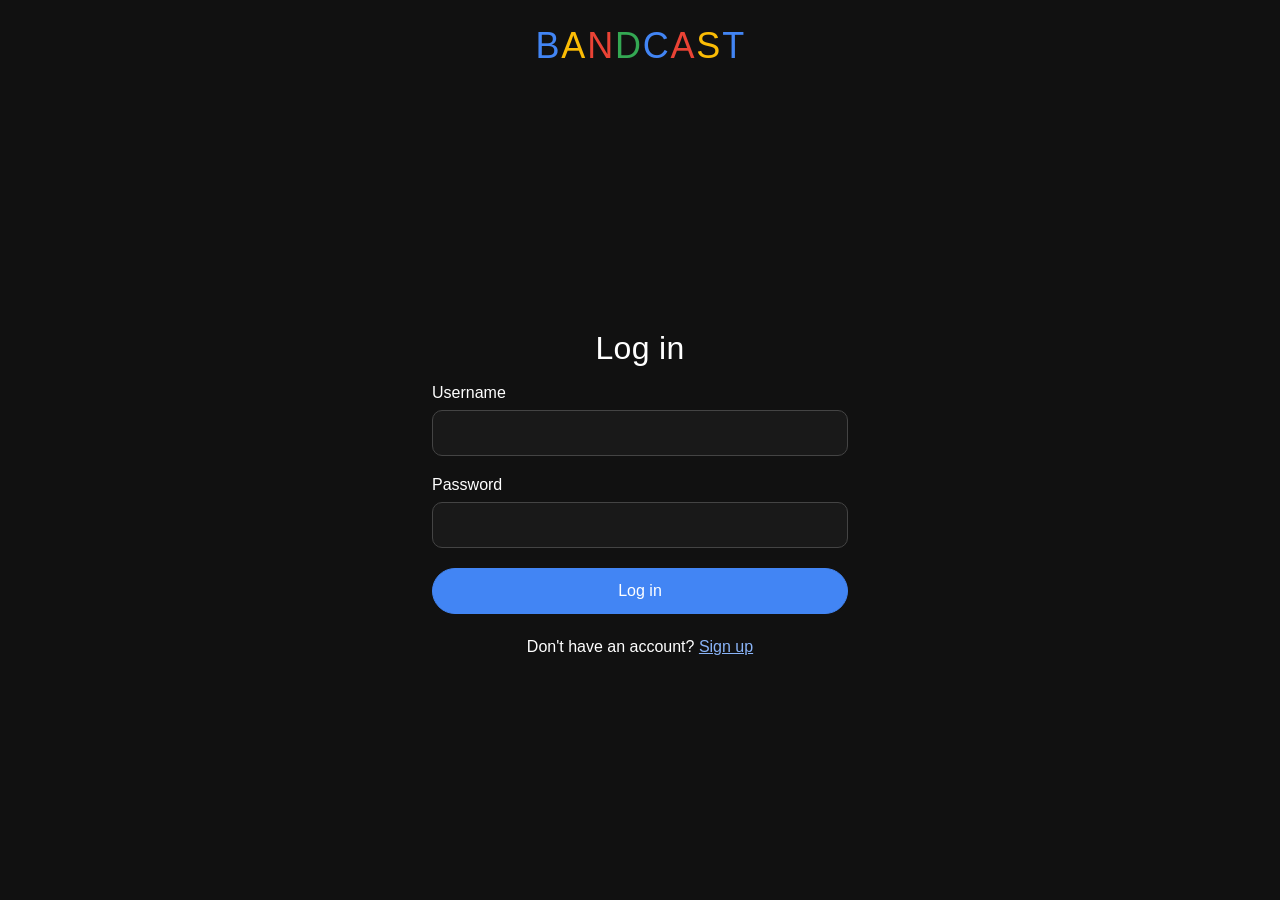
<file: login.html>
<!doctype html>
<html lang="en">
  <head>
    <meta charset="utf-8" />
    <meta name="viewport" content="width=device-width, initial-scale=1" />
    <title>Log in | Bandcast</title>
    <link rel="stylesheet" href="css/style.css" />
    <script src="scripts/mobile-preview.js"></script>
    <script src="scripts/auth.js" defer></script>
  </head>
  <body class="auth-page">
    <header>
      <a class="brand-link" href="index.html" aria-label="Bandcast home">
        <h1 aria-label="Bandcast">
          <span class="brand-blue" aria-hidden="true">B</span>
          <span class="brand-yellow" aria-hidden="true">A</span>
          <span class="brand-red" aria-hidden="true">N</span>
          <span class="brand-green" aria-hidden="true">D</span>
          <span class="brand-blue" aria-hidden="true">C</span>
          <span class="brand-red" aria-hidden="true">A</span>
          <span class="brand-yellow" aria-hidden="true">S</span>
          <span class="brand-blue" aria-hidden="true">T</span>
        </h1>
      </a>
    </header>
    <main class="auth-main">
      <form class="auth-form" data-auth-form="login">
        <h1>Log in</h1>
        <label>
          Username
          <input type="text" name="username" autocomplete="username" required />
        </label>
        <label>
          Password
          <input
            type="password"
            name="password"
            autocomplete="current-password"
            required
          />
        </label>
        <button type="submit">Log in</button>
        <p class="auth-switch">
          Don't have an account? <a href="signup.html">Sign up</a>
        </p>
      </form>
    </main>
  </body>
</html>
</file>
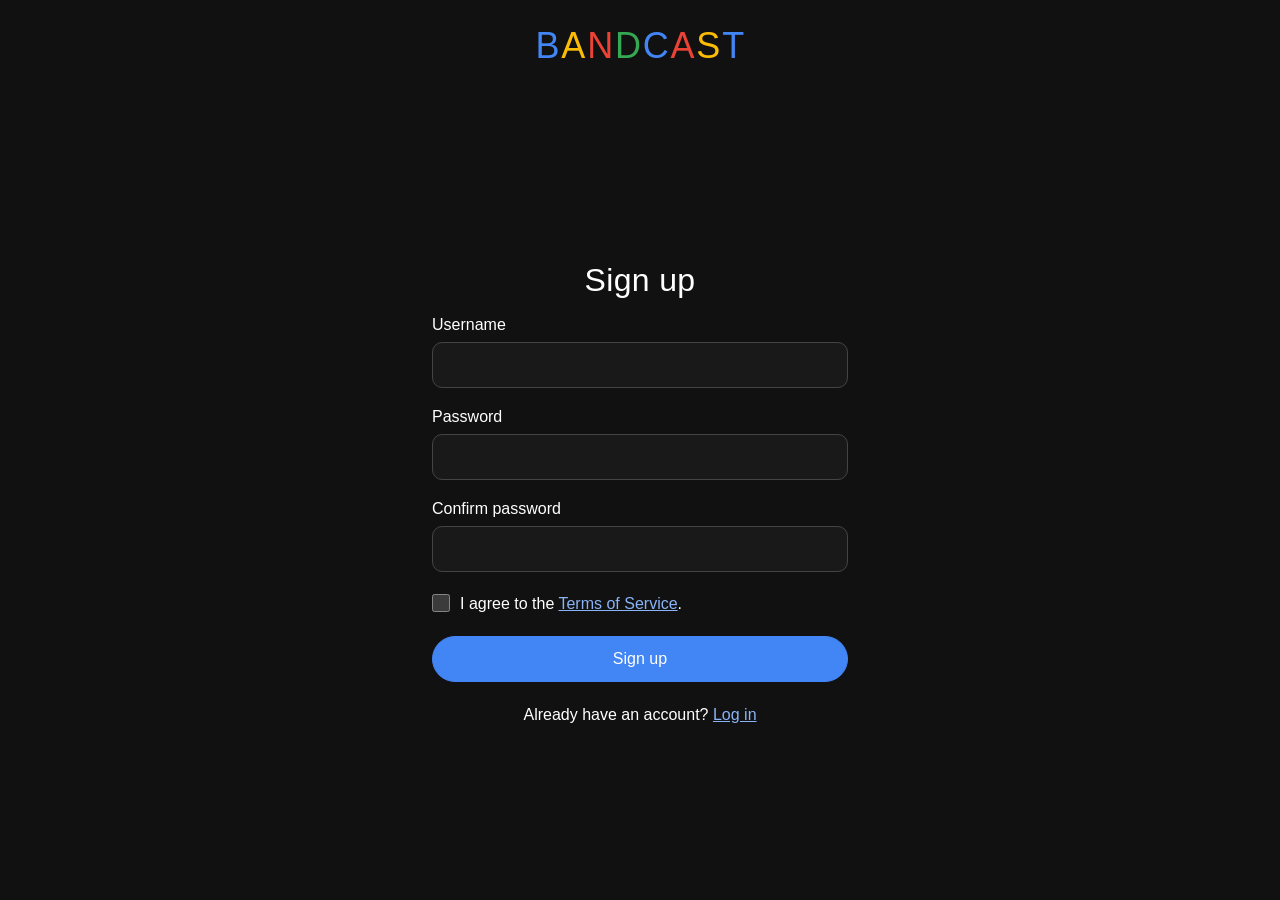
<file: signup.html>
<!doctype html>
<html lang="en">
  <head>
    <meta charset="utf-8" />
    <meta name="viewport" content="width=device-width, initial-scale=1" />
    <title>Sign up | Bandcast</title>
    <link rel="stylesheet" href="css/style.css" />
    <script src="scripts/mobile-preview.js"></script>
    <script src="scripts/auth.js" defer></script>
  </head>
  <body class="auth-page">
    <header>
      <a class="brand-link" href="index.html" aria-label="Bandcast home">
        <h1 aria-label="Bandcast">
          <span class="brand-blue" aria-hidden="true">B</span>
          <span class="brand-yellow" aria-hidden="true">A</span>
          <span class="brand-red" aria-hidden="true">N</span>
          <span class="brand-green" aria-hidden="true">D</span>
          <span class="brand-blue" aria-hidden="true">C</span>
          <span class="brand-red" aria-hidden="true">A</span>
          <span class="brand-yellow" aria-hidden="true">S</span>
          <span class="brand-blue" aria-hidden="true">T</span>
        </h1>
      </a>
    </header>
    <main class="auth-main">
      <form class="auth-form" data-auth-form="signup">
        <h1>Sign up</h1>
        <label>
          Username
          <input type="text" name="username" autocomplete="username" required />
        </label>
        <label>
          Password
          <input
            type="password"
            name="password"
            autocomplete="new-password"
            required
          />
        </label>
        <label>
          Confirm password
          <input
            type="password"
            name="confirm-password"
            autocomplete="new-password"
            required
          />
        </label>
        <label class="terms-consent">
          <input type="checkbox" name="terms" required />
          <span>I agree to the <a href="terms.html">Terms of Service</a>.</span>
        </label>
        <button type="submit">Sign up</button>
        <p class="auth-switch">
          Already have an account? <a href="login.html">Log in</a>
        </p>
      </form>
    </main>
  </body>
</html>
</file>
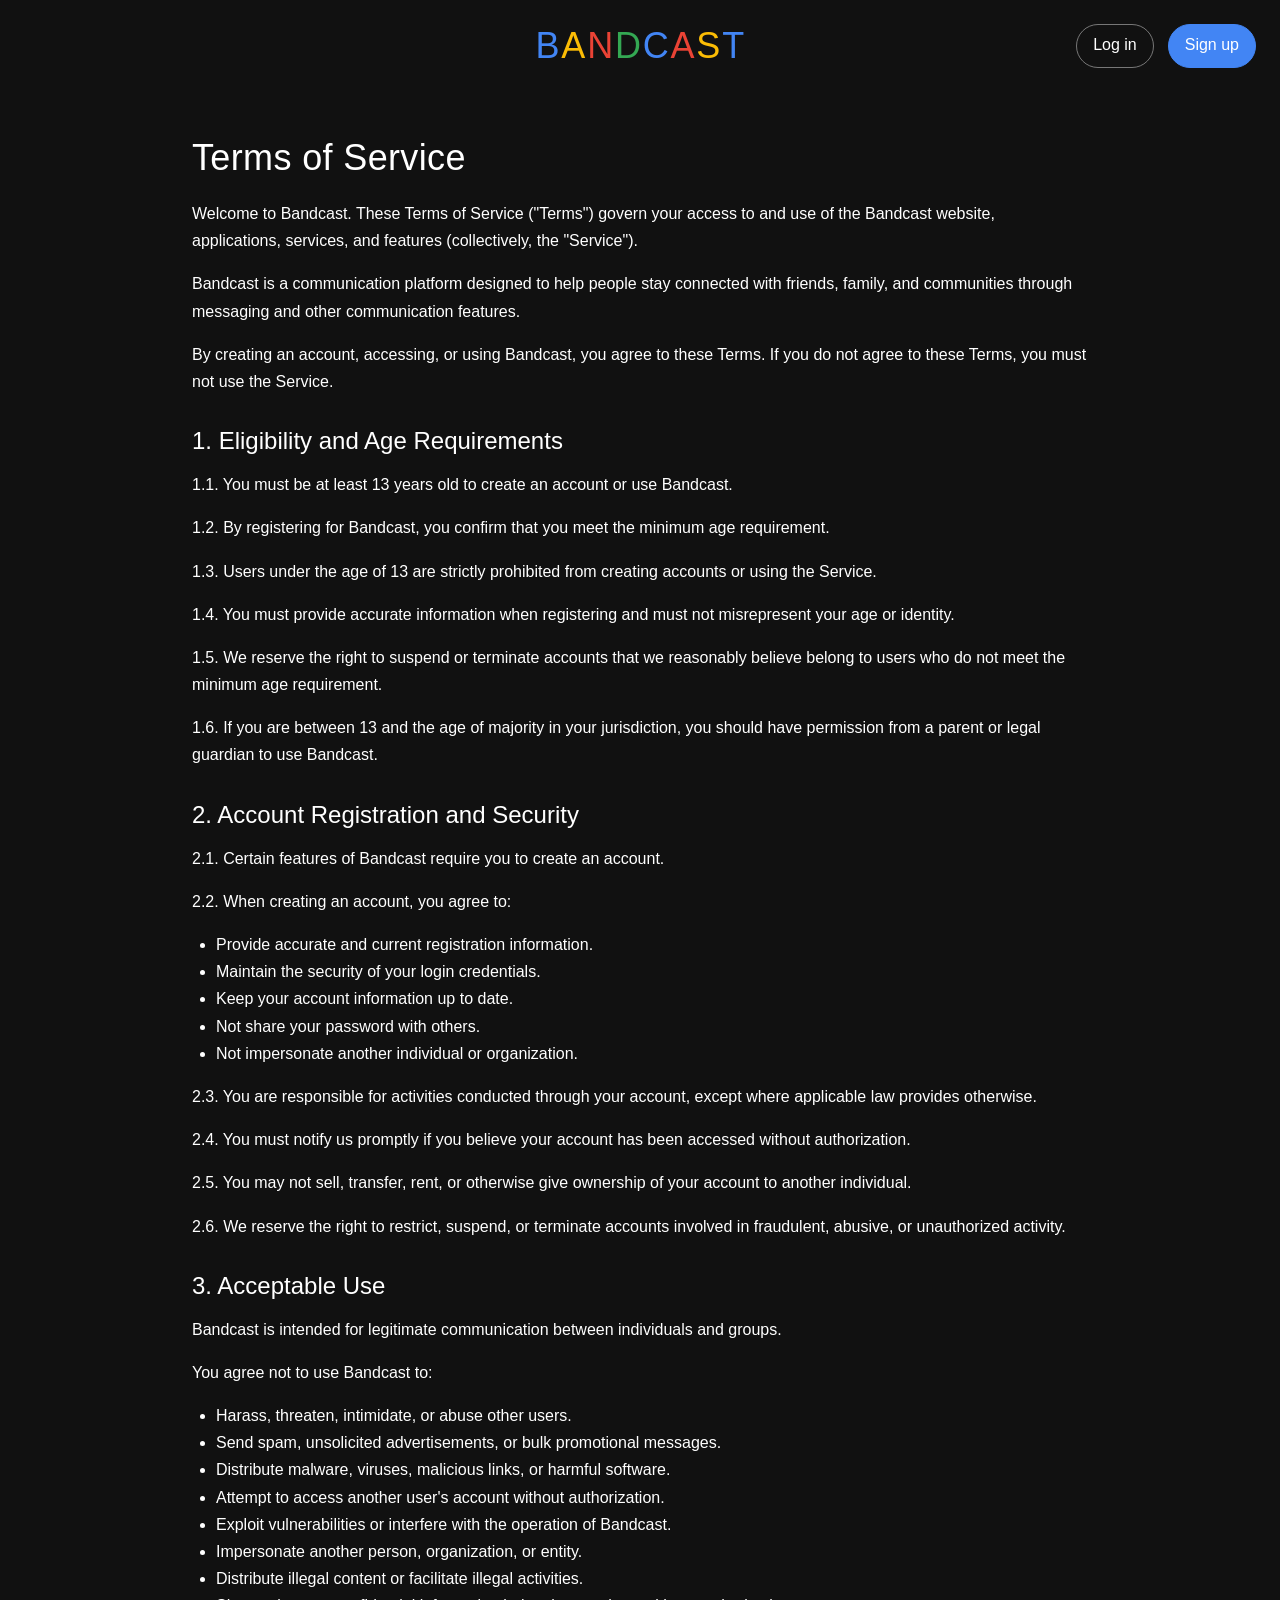
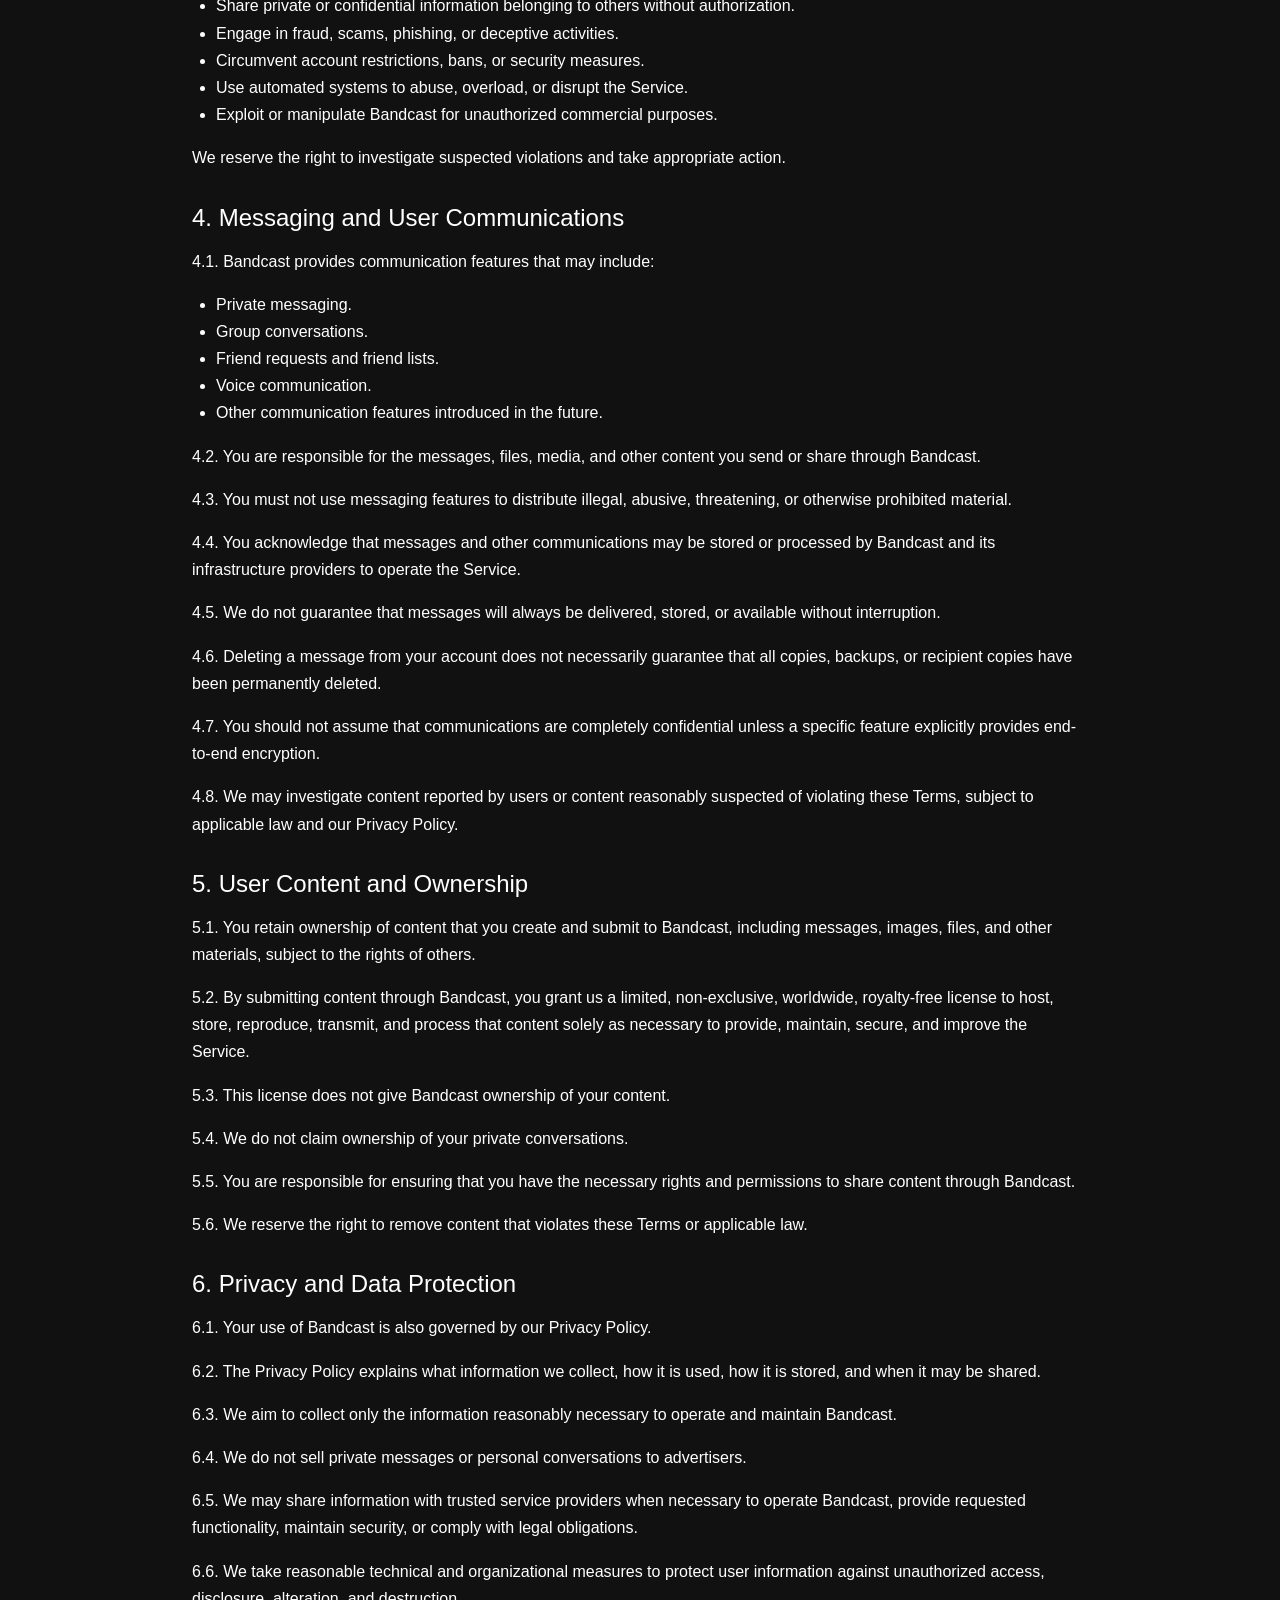
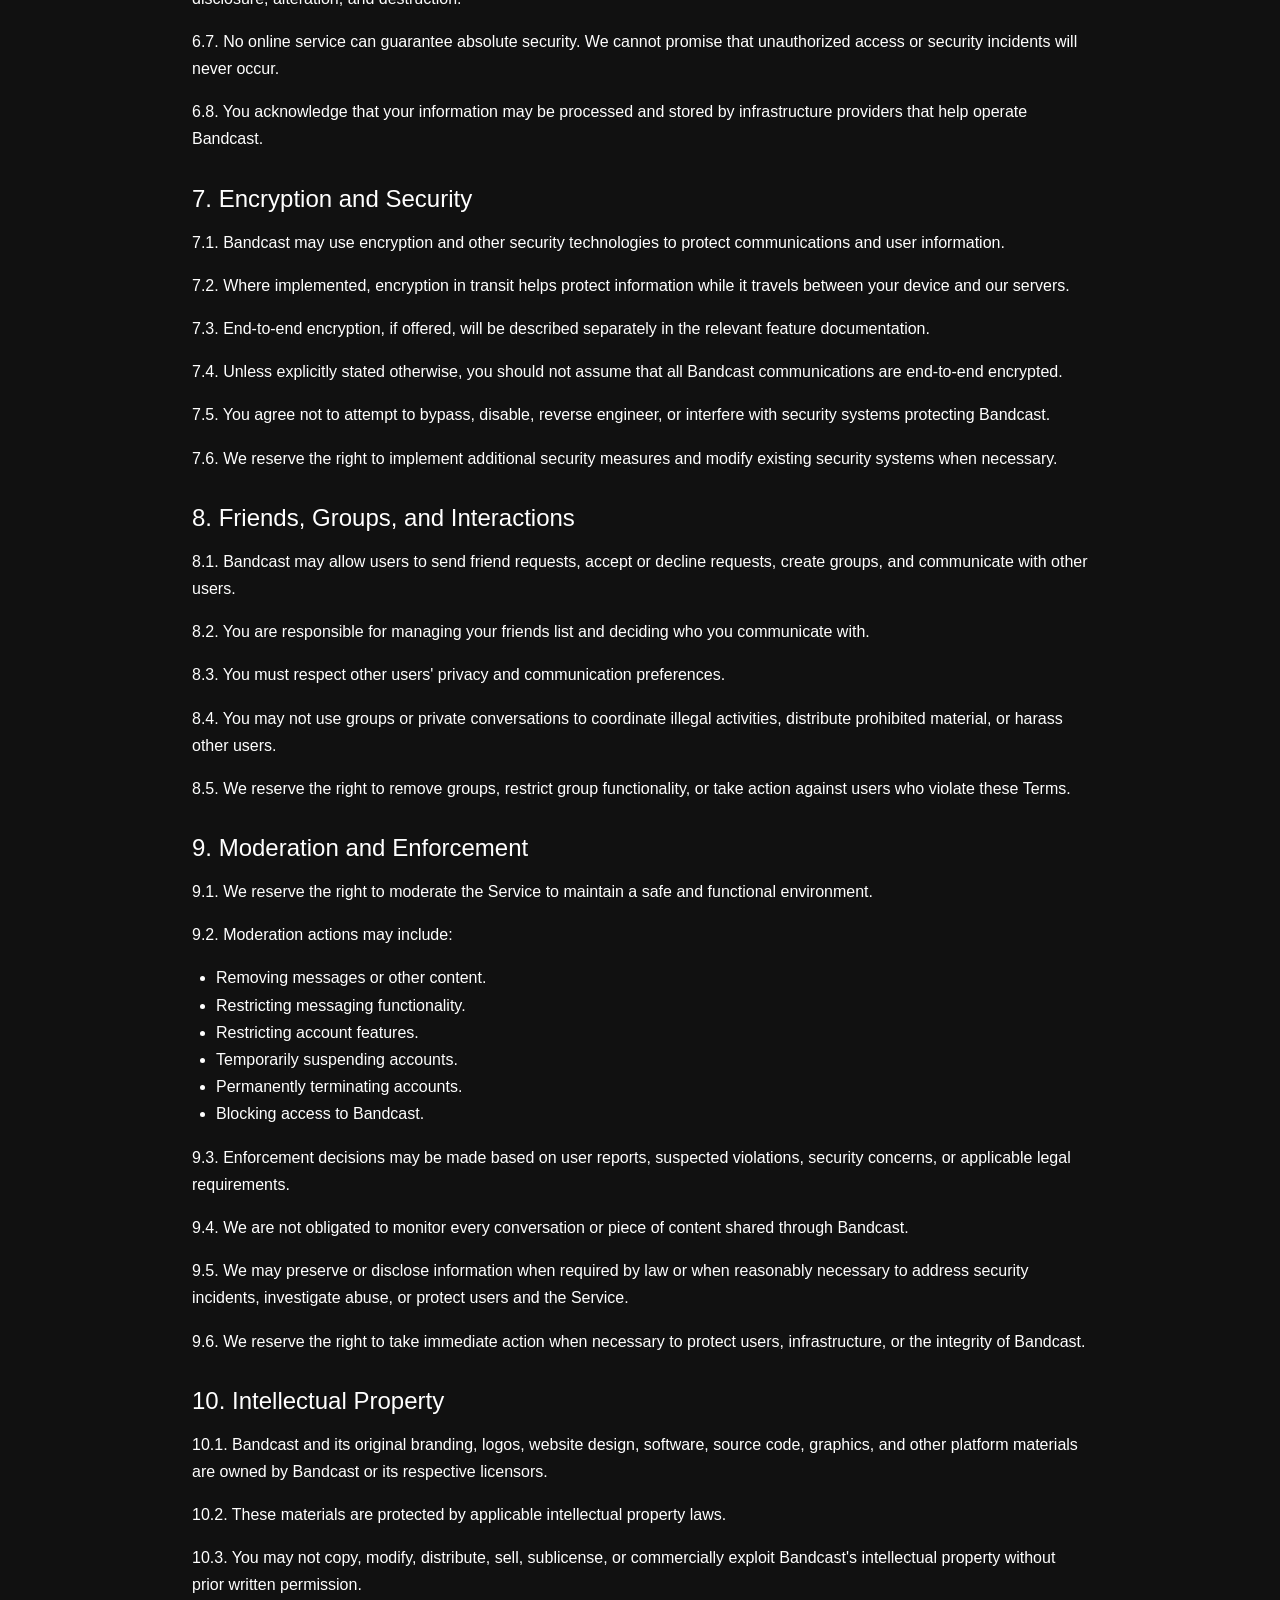
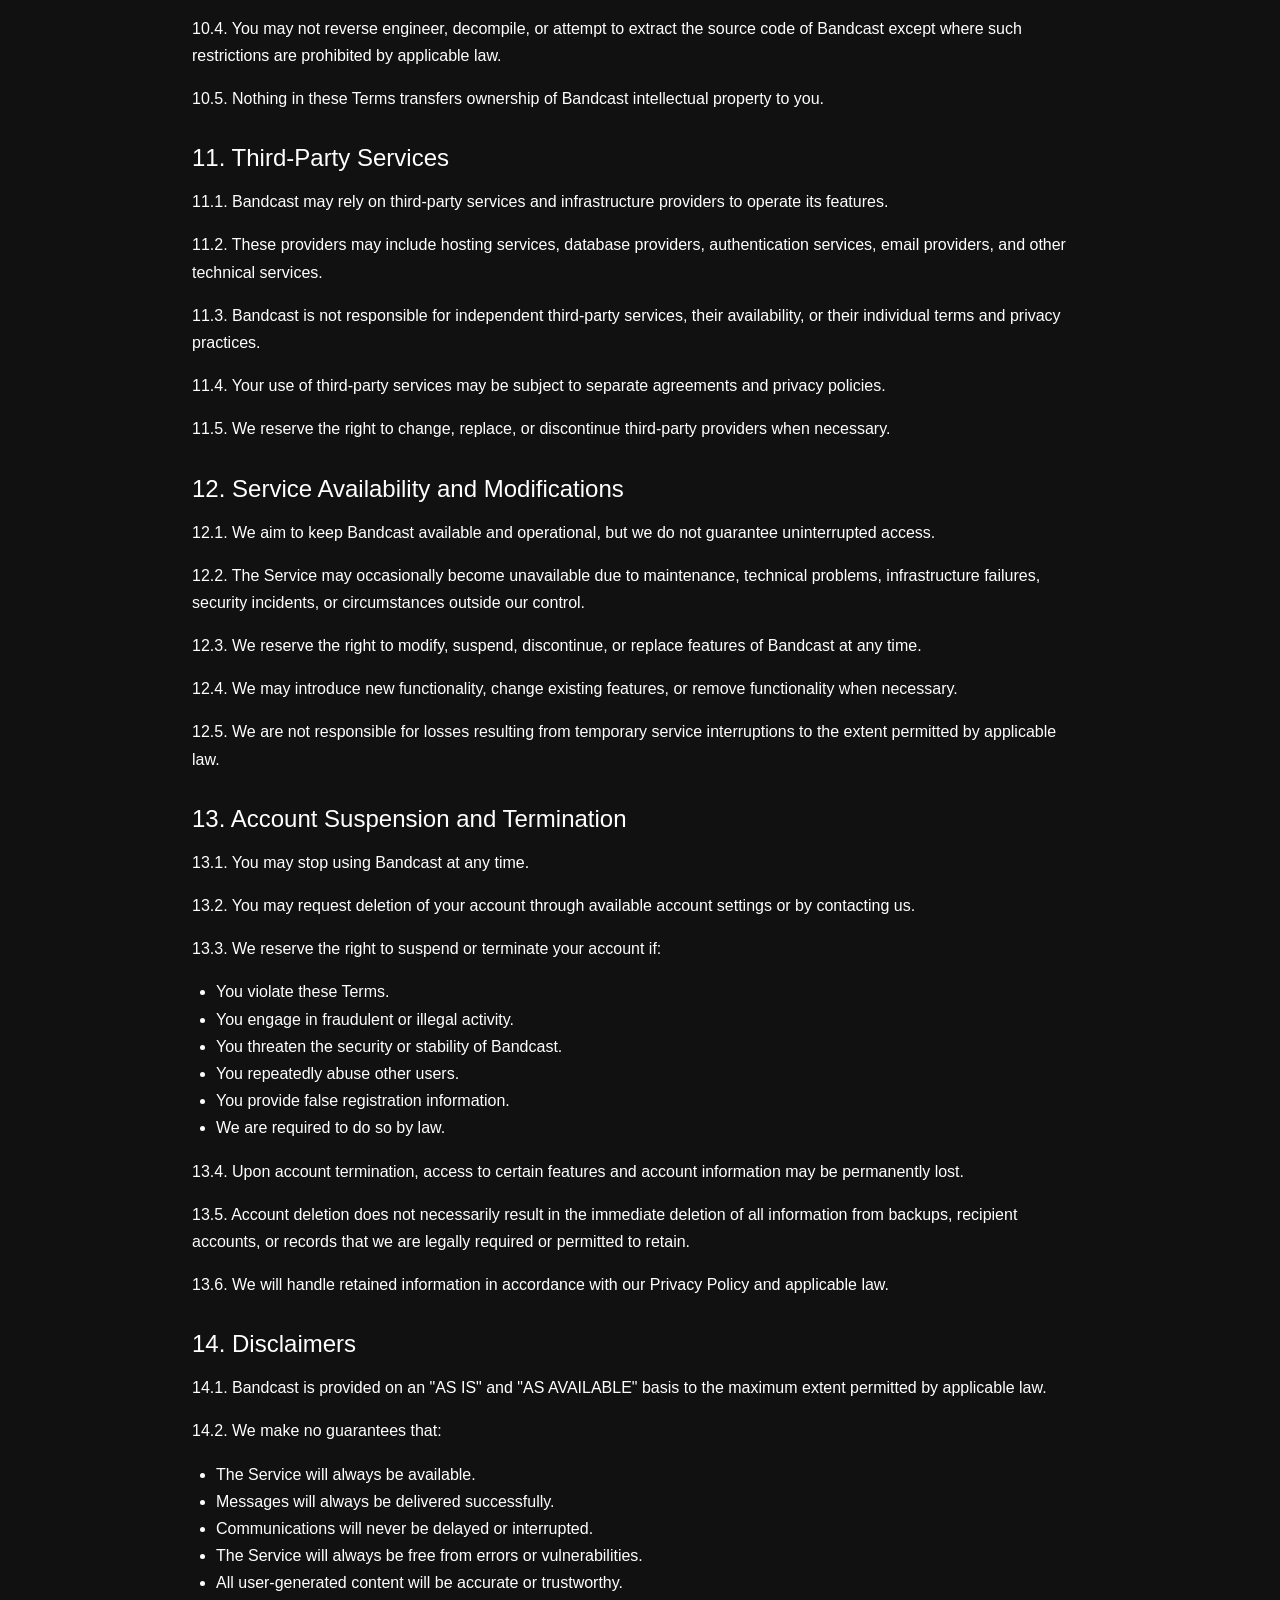
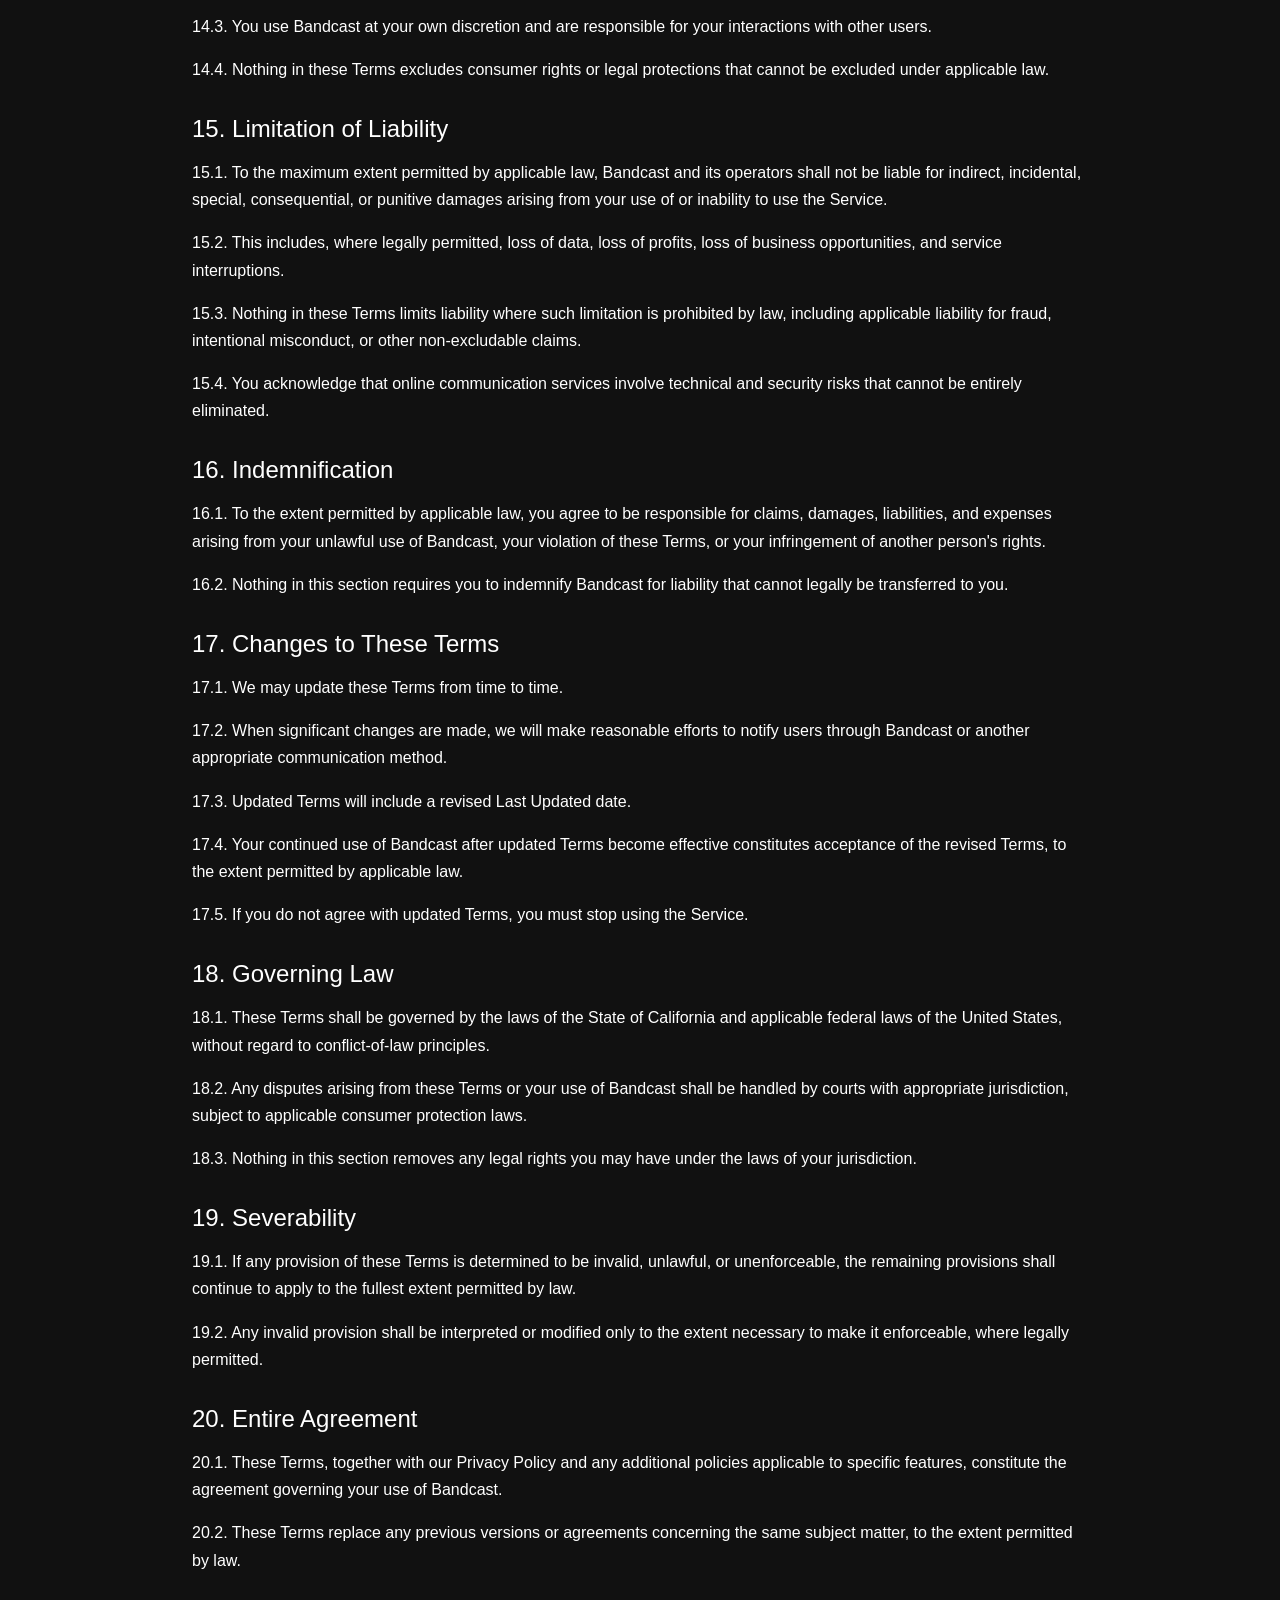
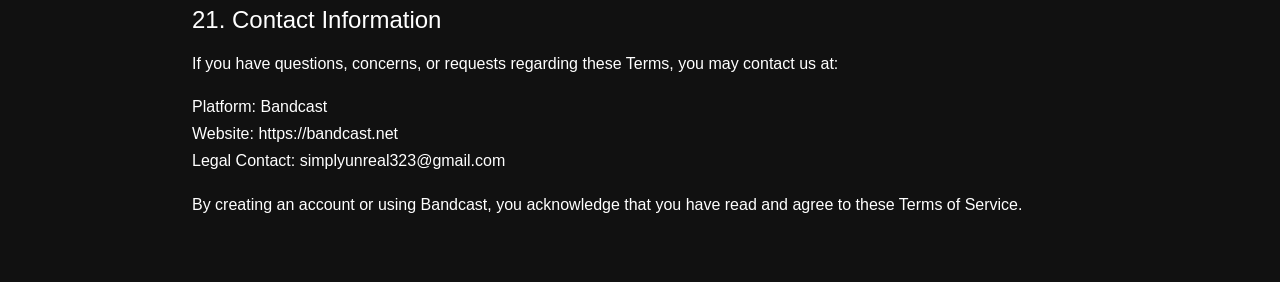
<file: terms.html>
<!doctype html>
<html lang="en">
  <head>
    <meta charset="utf-8" />
    <meta name="viewport" content="width=device-width, initial-scale=1" />
    <title>Terms of Service | Bandcast</title>
    <link rel="stylesheet" href="css/style.css" />
    <script src="scripts/mobile-preview.js"></script>
  </head>
  <body>
    <header>
      <a class="brand-link" href="index.html" aria-label="Bandcast home">
        <h1 aria-label="Bandcast">
          <span class="brand-blue" aria-hidden="true">B</span>
          <span class="brand-yellow" aria-hidden="true">A</span>
          <span class="brand-red" aria-hidden="true">N</span>
          <span class="brand-green" aria-hidden="true">D</span>
          <span class="brand-blue" aria-hidden="true">C</span>
          <span class="brand-red" aria-hidden="true">A</span>
          <span class="brand-yellow" aria-hidden="true">S</span>
          <span class="brand-blue" aria-hidden="true">T</span>
        </h1>
      </a>
      <nav class="terms-account-nav" aria-label="Account">
        <a href="login.html">Log in</a>
        <a class="signup-button" href="signup.html">Sign up</a>
      </nav>
    </header>
    <main class="terms-main">
      <article class="terms-content">
        <h1>Terms of Service</h1>
        <p>
          Welcome to Bandcast. These Terms of Service ("Terms") govern your
          access to and use of the Bandcast website, applications, services,
          and features (collectively, the "Service").
        </p>
        <p>
          Bandcast is a communication platform designed to help people stay
          connected with friends, family, and communities through messaging
          and other communication features.
        </p>
        <p>
          By creating an account, accessing, or using Bandcast, you agree to
          these Terms. If you do not agree to these Terms, you must not use the
          Service.
        </p>

        <section>
          <h2>1. Eligibility and Age Requirements</h2>
          <p>1.1. You must be at least 13 years old to create an account or use Bandcast.</p>
          <p>1.2. By registering for Bandcast, you confirm that you meet the minimum age requirement.</p>
          <p>1.3. Users under the age of 13 are strictly prohibited from creating accounts or using the Service.</p>
          <p>1.4. You must provide accurate information when registering and must not misrepresent your age or identity.</p>
          <p>1.5. We reserve the right to suspend or terminate accounts that we reasonably believe belong to users who do not meet the minimum age requirement.</p>
          <p>1.6. If you are between 13 and the age of majority in your jurisdiction, you should have permission from a parent or legal guardian to use Bandcast.</p>
        </section>

        <section>
          <h2>2. Account Registration and Security</h2>
          <p>2.1. Certain features of Bandcast require you to create an account.</p>
          <p>2.2. When creating an account, you agree to:</p>
          <ul>
            <li>Provide accurate and current registration information.</li>
            <li>Maintain the security of your login credentials.</li>
            <li>Keep your account information up to date.</li>
            <li>Not share your password with others.</li>
            <li>Not impersonate another individual or organization.</li>
          </ul>
          <p>2.3. You are responsible for activities conducted through your account, except where applicable law provides otherwise.</p>
          <p>2.4. You must notify us promptly if you believe your account has been accessed without authorization.</p>
          <p>2.5. You may not sell, transfer, rent, or otherwise give ownership of your account to another individual.</p>
          <p>2.6. We reserve the right to restrict, suspend, or terminate accounts involved in fraudulent, abusive, or unauthorized activity.</p>
        </section>

        <section>
          <h2>3. Acceptable Use</h2>
          <p>Bandcast is intended for legitimate communication between individuals and groups.</p>
          <p>You agree not to use Bandcast to:</p>
          <ul>
            <li>Harass, threaten, intimidate, or abuse other users.</li>
            <li>Send spam, unsolicited advertisements, or bulk promotional messages.</li>
            <li>Distribute malware, viruses, malicious links, or harmful software.</li>
            <li>Attempt to access another user's account without authorization.</li>
            <li>Exploit vulnerabilities or interfere with the operation of Bandcast.</li>
            <li>Impersonate another person, organization, or entity.</li>
            <li>Distribute illegal content or facilitate illegal activities.</li>
            <li>Share private or confidential information belonging to others without authorization.</li>
            <li>Engage in fraud, scams, phishing, or deceptive activities.</li>
            <li>Circumvent account restrictions, bans, or security measures.</li>
            <li>Use automated systems to abuse, overload, or disrupt the Service.</li>
            <li>Exploit or manipulate Bandcast for unauthorized commercial purposes.</li>
          </ul>
          <p>We reserve the right to investigate suspected violations and take appropriate action.</p>
        </section>

        <section>
          <h2>4. Messaging and User Communications</h2>
          <p>4.1. Bandcast provides communication features that may include:</p>
          <ul>
            <li>Private messaging.</li>
            <li>Group conversations.</li>
            <li>Friend requests and friend lists.</li>
            <li>Voice communication.</li>
            <li>Other communication features introduced in the future.</li>
          </ul>
          <p>4.2. You are responsible for the messages, files, media, and other content you send or share through Bandcast.</p>
          <p>4.3. You must not use messaging features to distribute illegal, abusive, threatening, or otherwise prohibited material.</p>
          <p>4.4. You acknowledge that messages and other communications may be stored or processed by Bandcast and its infrastructure providers to operate the Service.</p>
          <p>4.5. We do not guarantee that messages will always be delivered, stored, or available without interruption.</p>
          <p>4.6. Deleting a message from your account does not necessarily guarantee that all copies, backups, or recipient copies have been permanently deleted.</p>
          <p>4.7. You should not assume that communications are completely confidential unless a specific feature explicitly provides end-to-end encryption.</p>
          <p>4.8. We may investigate content reported by users or content reasonably suspected of violating these Terms, subject to applicable law and our Privacy Policy.</p>
        </section>

        <section>
          <h2>5. User Content and Ownership</h2>
          <p>5.1. You retain ownership of content that you create and submit to Bandcast, including messages, images, files, and other materials, subject to the rights of others.</p>
          <p>5.2. By submitting content through Bandcast, you grant us a limited, non-exclusive, worldwide, royalty-free license to host, store, reproduce, transmit, and process that content solely as necessary to provide, maintain, secure, and improve the Service.</p>
          <p>5.3. This license does not give Bandcast ownership of your content.</p>
          <p>5.4. We do not claim ownership of your private conversations.</p>
          <p>5.5. You are responsible for ensuring that you have the necessary rights and permissions to share content through Bandcast.</p>
          <p>5.6. We reserve the right to remove content that violates these Terms or applicable law.</p>
        </section>

        <section>
          <h2>6. Privacy and Data Protection</h2>
          <p>6.1. Your use of Bandcast is also governed by our Privacy Policy.</p>
          <p>6.2. The Privacy Policy explains what information we collect, how it is used, how it is stored, and when it may be shared.</p>
          <p>6.3. We aim to collect only the information reasonably necessary to operate and maintain Bandcast.</p>
          <p>6.4. We do not sell private messages or personal conversations to advertisers.</p>
          <p>6.5. We may share information with trusted service providers when necessary to operate Bandcast, provide requested functionality, maintain security, or comply with legal obligations.</p>
          <p>6.6. We take reasonable technical and organizational measures to protect user information against unauthorized access, disclosure, alteration, and destruction.</p>
          <p>6.7. No online service can guarantee absolute security. We cannot promise that unauthorized access or security incidents will never occur.</p>
          <p>6.8. You acknowledge that your information may be processed and stored by infrastructure providers that help operate Bandcast.</p>
        </section>

        <section>
          <h2>7. Encryption and Security</h2>
          <p>7.1. Bandcast may use encryption and other security technologies to protect communications and user information.</p>
          <p>7.2. Where implemented, encryption in transit helps protect information while it travels between your device and our servers.</p>
          <p>7.3. End-to-end encryption, if offered, will be described separately in the relevant feature documentation.</p>
          <p>7.4. Unless explicitly stated otherwise, you should not assume that all Bandcast communications are end-to-end encrypted.</p>
          <p>7.5. You agree not to attempt to bypass, disable, reverse engineer, or interfere with security systems protecting Bandcast.</p>
          <p>7.6. We reserve the right to implement additional security measures and modify existing security systems when necessary.</p>
        </section>

        <section>
          <h2>8. Friends, Groups, and Interactions</h2>
          <p>8.1. Bandcast may allow users to send friend requests, accept or decline requests, create groups, and communicate with other users.</p>
          <p>8.2. You are responsible for managing your friends list and deciding who you communicate with.</p>
          <p>8.3. You must respect other users' privacy and communication preferences.</p>
          <p>8.4. You may not use groups or private conversations to coordinate illegal activities, distribute prohibited material, or harass other users.</p>
          <p>8.5. We reserve the right to remove groups, restrict group functionality, or take action against users who violate these Terms.</p>
        </section>

        <section>
          <h2>9. Moderation and Enforcement</h2>
          <p>9.1. We reserve the right to moderate the Service to maintain a safe and functional environment.</p>
          <p>9.2. Moderation actions may include:</p>
          <ul>
            <li>Removing messages or other content.</li>
            <li>Restricting messaging functionality.</li>
            <li>Restricting account features.</li>
            <li>Temporarily suspending accounts.</li>
            <li>Permanently terminating accounts.</li>
            <li>Blocking access to Bandcast.</li>
          </ul>
          <p>9.3. Enforcement decisions may be made based on user reports, suspected violations, security concerns, or applicable legal requirements.</p>
          <p>9.4. We are not obligated to monitor every conversation or piece of content shared through Bandcast.</p>
          <p>9.5. We may preserve or disclose information when required by law or when reasonably necessary to address security incidents, investigate abuse, or protect users and the Service.</p>
          <p>9.6. We reserve the right to take immediate action when necessary to protect users, infrastructure, or the integrity of Bandcast.</p>
        </section>

        <section>
          <h2>10. Intellectual Property</h2>
          <p>10.1. Bandcast and its original branding, logos, website design, software, source code, graphics, and other platform materials are owned by Bandcast or its respective licensors.</p>
          <p>10.2. These materials are protected by applicable intellectual property laws.</p>
          <p>10.3. You may not copy, modify, distribute, sell, sublicense, or commercially exploit Bandcast's intellectual property without prior written permission.</p>
          <p>10.4. You may not reverse engineer, decompile, or attempt to extract the source code of Bandcast except where such restrictions are prohibited by applicable law.</p>
          <p>10.5. Nothing in these Terms transfers ownership of Bandcast intellectual property to you.</p>
        </section>

        <section>
          <h2>11. Third-Party Services</h2>
          <p>11.1. Bandcast may rely on third-party services and infrastructure providers to operate its features.</p>
          <p>11.2. These providers may include hosting services, database providers, authentication services, email providers, and other technical services.</p>
          <p>11.3. Bandcast is not responsible for independent third-party services, their availability, or their individual terms and privacy practices.</p>
          <p>11.4. Your use of third-party services may be subject to separate agreements and privacy policies.</p>
          <p>11.5. We reserve the right to change, replace, or discontinue third-party providers when necessary.</p>
        </section>

        <section>
          <h2>12. Service Availability and Modifications</h2>
          <p>12.1. We aim to keep Bandcast available and operational, but we do not guarantee uninterrupted access.</p>
          <p>12.2. The Service may occasionally become unavailable due to maintenance, technical problems, infrastructure failures, security incidents, or circumstances outside our control.</p>
          <p>12.3. We reserve the right to modify, suspend, discontinue, or replace features of Bandcast at any time.</p>
          <p>12.4. We may introduce new functionality, change existing features, or remove functionality when necessary.</p>
          <p>12.5. We are not responsible for losses resulting from temporary service interruptions to the extent permitted by applicable law.</p>
        </section>

        <section>
          <h2>13. Account Suspension and Termination</h2>
          <p>13.1. You may stop using Bandcast at any time.</p>
          <p>13.2. You may request deletion of your account through available account settings or by contacting us.</p>
          <p>13.3. We reserve the right to suspend or terminate your account if:</p>
          <ul>
            <li>You violate these Terms.</li>
            <li>You engage in fraudulent or illegal activity.</li>
            <li>You threaten the security or stability of Bandcast.</li>
            <li>You repeatedly abuse other users.</li>
            <li>You provide false registration information.</li>
            <li>We are required to do so by law.</li>
          </ul>
          <p>13.4. Upon account termination, access to certain features and account information may be permanently lost.</p>
          <p>13.5. Account deletion does not necessarily result in the immediate deletion of all information from backups, recipient accounts, or records that we are legally required or permitted to retain.</p>
          <p>13.6. We will handle retained information in accordance with our Privacy Policy and applicable law.</p>
        </section>

        <section>
          <h2>14. Disclaimers</h2>
          <p>14.1. Bandcast is provided on an "AS IS" and "AS AVAILABLE" basis to the maximum extent permitted by applicable law.</p>
          <p>14.2. We make no guarantees that:</p>
          <ul>
            <li>The Service will always be available.</li>
            <li>Messages will always be delivered successfully.</li>
            <li>Communications will never be delayed or interrupted.</li>
            <li>The Service will always be free from errors or vulnerabilities.</li>
            <li>All user-generated content will be accurate or trustworthy.</li>
          </ul>
          <p>14.3. You use Bandcast at your own discretion and are responsible for your interactions with other users.</p>
          <p>14.4. Nothing in these Terms excludes consumer rights or legal protections that cannot be excluded under applicable law.</p>
        </section>

        <section>
          <h2>15. Limitation of Liability</h2>
          <p>15.1. To the maximum extent permitted by applicable law, Bandcast and its operators shall not be liable for indirect, incidental, special, consequential, or punitive damages arising from your use of or inability to use the Service.</p>
          <p>15.2. This includes, where legally permitted, loss of data, loss of profits, loss of business opportunities, and service interruptions.</p>
          <p>15.3. Nothing in these Terms limits liability where such limitation is prohibited by law, including applicable liability for fraud, intentional misconduct, or other non-excludable claims.</p>
          <p>15.4. You acknowledge that online communication services involve technical and security risks that cannot be entirely eliminated.</p>
        </section>

        <section>
          <h2>16. Indemnification</h2>
          <p>16.1. To the extent permitted by applicable law, you agree to be responsible for claims, damages, liabilities, and expenses arising from your unlawful use of Bandcast, your violation of these Terms, or your infringement of another person's rights.</p>
          <p>16.2. Nothing in this section requires you to indemnify Bandcast for liability that cannot legally be transferred to you.</p>
        </section>

        <section>
          <h2>17. Changes to These Terms</h2>
          <p>17.1. We may update these Terms from time to time.</p>
          <p>17.2. When significant changes are made, we will make reasonable efforts to notify users through Bandcast or another appropriate communication method.</p>
          <p>17.3. Updated Terms will include a revised Last Updated date.</p>
          <p>17.4. Your continued use of Bandcast after updated Terms become effective constitutes acceptance of the revised Terms, to the extent permitted by applicable law.</p>
          <p>17.5. If you do not agree with updated Terms, you must stop using the Service.</p>
        </section>

        <section>
          <h2>18. Governing Law</h2>
          <p>18.1. These Terms shall be governed by the laws of the State of California and applicable federal laws of the United States, without regard to conflict-of-law principles.</p>
          <p>18.2. Any disputes arising from these Terms or your use of Bandcast shall be handled by courts with appropriate jurisdiction, subject to applicable consumer protection laws.</p>
          <p>18.3. Nothing in this section removes any legal rights you may have under the laws of your jurisdiction.</p>
        </section>

        <section>
          <h2>19. Severability</h2>
          <p>19.1. If any provision of these Terms is determined to be invalid, unlawful, or unenforceable, the remaining provisions shall continue to apply to the fullest extent permitted by law.</p>
          <p>19.2. Any invalid provision shall be interpreted or modified only to the extent necessary to make it enforceable, where legally permitted.</p>
        </section>

        <section>
          <h2>20. Entire Agreement</h2>
          <p>20.1. These Terms, together with our Privacy Policy and any additional policies applicable to specific features, constitute the agreement governing your use of Bandcast.</p>
          <p>20.2. These Terms replace any previous versions or agreements concerning the same subject matter, to the extent permitted by law.</p>
        </section>

        <section>
          <h2>21. Contact Information</h2>
          <p>If you have questions, concerns, or requests regarding these Terms, you may contact us at:</p>
          <p>
            Platform: Bandcast<br />
            Website: https://bandcast.net<br />
            Legal Contact: simplyunreal323@gmail.com
          </p>
        </section>

        <p>
          By creating an account or using Bandcast, you acknowledge that you
          have read and agree to these Terms of Service.
        </p>
      </article>
    </main>
  </body>
</html>
</file>
<file: css/style.css>
:root {
  color-scheme: dark;
  background: #111;
  font-family: Roboto, "Segoe UI", Arial, sans-serif;
}

* {
  scrollbar-width: none;
}

*::-webkit-scrollbar {
  display: none;
  width: 0;
  height: 0;
}

html,
body {
  min-height: 100%;
  margin: 0;
  background: #111;
  scrollbar-width: none;
}

html::-webkit-scrollbar,
body::-webkit-scrollbar {
  display: none;
}

body {
  min-height: 100vh;
  min-height: 100dvh;
}

main {
  display: flex;
  flex-direction: column;
  min-height: 100vh;
  min-height: 100dvh;
  box-sizing: border-box;
}

header {
  display: grid;
  grid-template-columns: 1fr auto 1fr;
  align-items: center;
  padding: 24px clamp(12px, 4vw, 24px);
  background: #111;
}

.demo-button {
  grid-column: 1;
  justify-self: start;
}

.brand-link {
  grid-column: 2;
  justify-self: center;
  text-decoration: none;
}

.brand-link:focus-visible {
  outline: 2px solid #fff;
  outline-offset: 6px;
}

.panel-content {
  display: flex;
  flex-direction: column;
  gap: 24px;
  padding: 48px 24px;
}

h1 {
  display: flex;
  align-items: center;
  gap: 0.04em;
  height: 2.75rem;
  margin: 0;
  color: #fff;
  font-size: 2.25rem;
  font-weight: 500;
  letter-spacing: 0.01em;
  line-height: 1;
  white-space: nowrap;
}

.brand-blue {
  color: #4285f4;
}

.brand-yellow {
  color: #fbbc05;
}

.brand-red {
  color: #ea4335;
}

.brand-green {
  color: #34a853;
}

nav {
  grid-column: 3;
  justify-self: end;
  display: flex;
  flex: none;
  gap: 14px;
}

.demo-button,
nav a,
button {
  display: inline-block;
  box-sizing: border-box;
  min-height: 44px;
  padding: 11px 16px;
  border: 1px solid #777;
  border-radius: 999px;
  background: transparent;
  color: #fff;
  font: inherit;
  cursor: pointer;
  text-align: center;
  text-decoration: none;
}

.demo-button:hover,
nav a:hover,
button:hover {
  border-color: #fff;
}

.demo-button:focus-visible,
nav a:focus-visible,
button:focus-visible {
  outline: 2px solid #fff;
  outline-offset: 3px;
}

.signup-button {
  border-color: #4285f4;
  background: #4285f4;
  color: #fff;
}

.signup-button:hover {
  border-color: #5b95f5;
  background: #5b95f5;
}

@media (max-width: 760px) {
  header {
    display: flex;
    flex-direction: column;
    align-items: center;
    gap: 16px;
  }

  .demo-button {
    align-self: center;
  }

  nav {
    align-self: center;
  }

  /* Mobile only: hide the home and terms page account buttons. */
  .home-account-nav,
  .terms-account-nav {
    display: none;
  }

}

@media (max-width: 360px) {
  header {
    gap: 12px;
    padding: 18px 10px;
  }

  h1 {
    height: 1.75rem;
    font-size: 1.35rem;
    gap: 0.03em;
  }

  nav {
    gap: 12px;
  }

  nav a,
  button {
    padding: 9px 12px;
    font-size: 0.85rem;
  }
}

.info-card {
  width: 100%;
  max-width: 40rem;
  box-sizing: border-box;
  margin: 0 auto;
  padding: clamp(24px, 5vw, 48px);
  border: 1px solid #333;
  border-radius: 20px;
  background: #191919;
  text-align: center;
}

.card-blue {
  border-color: #4285f4;
}

.card-blue h2 {
  color: #8ab4f8;
}

.card-green {
  border-color: #34a853;
}

.card-green h2 {
  color: #81c995;
}

.card-yellow {
  border-color: #fbbc05;
}

.card-yellow h2 {
  color: #fdd663;
}

.card-red {
  border-color: #ea4335;
}

.card-red h2 {
  color: #f28b82;
}

.card-purple {
  border-color: #a142f4;
}

.card-purple h2 {
  color: #c58af9;
}

h2 {
  margin: 0 0 1rem;
  font-weight: 500;
}

p {
  line-height: 1.6;
}

.auth-page {
  display: flex;
  flex-direction: column;
  min-height: 100vh;
  min-height: 100dvh;
}

.auth-page header {
  flex: none;
}

.auth-page .auth-main {
  display: grid;
  flex: 1;
  width: 100%;
  min-height: 0;
  padding: 24px;
  place-items: center;
}

.auth-form {
  display: grid;
  width: min(100%, 26rem);
  gap: 20px;
}

.auth-form h1 {
  display: block;
  height: auto;
  font-size: 2rem;
  text-align: center;
  white-space: normal;
}

.auth-form label {
  display: grid;
  gap: 8px;
}

.auth-form .terms-consent {
  display: flex;
  align-items: flex-start;
  gap: 10px;
  line-height: 1.5;
}

.auth-form .terms-consent input {
  width: 18px;
  height: 18px;
  flex: none;
  margin: 2px 0 0;
  padding: 0;
  accent-color: #4285f4;
}

.terms-consent a {
  color: #8ab4f8;
}

.auth-form input {
  box-sizing: border-box;
  width: 100%;
  padding: 13px 16px;
  border: 1px solid #444;
  border-radius: 10px;
  background: #191919;
  color: #fff;
  font: inherit;
  font-size: 1rem;
}

.auth-form input:focus-visible {
  outline: 2px solid #4285f4;
  outline-offset: 2px;
}

.auth-form button {
  width: 100%;
  padding: 13px;
  border-color: #4285f4;
  background: #4285f4;
  font-size: 1rem;
}

.auth-error {
  margin: 0;
  color: #ff9696;
  font-size: 0.9rem;
}

.auth-switch {
  margin: 0;
  text-align: center;
}

.auth-switch a {
  color: #8ab4f8;
}

.site-footer {
  padding: 0 24px 32px;
  text-align: center;
}

.site-footer a {
  color: #8ab4f8;
}

.terms-main {
  min-height: 0;
  padding: 48px 24px;
}

.terms-content {
  width: min(100%, 56rem);
  margin: 0 auto;
}

.terms-content h1 {
  height: auto;
  margin-bottom: 24px;
  white-space: normal;
}

.terms-content h2 {
  margin-top: 32px;
}

.terms-content p,
.terms-content li {
  line-height: 1.7;
}

.terms-content ul {
  padding-left: 1.5rem;
}

.demo-screen {
  display: grid;
  grid-template-columns: max-content minmax(0, 1fr);
}

.dm-column {
  position: sticky;
  top: 0;
  display: grid;
  grid-template-columns: minmax(260px, max-content);
  grid-template-rows: minmax(0, 1fr);
  width: max-content;
  min-width: 260px;
  max-width: 100vw;
  height: 100vh;
  height: 100dvh;
  box-sizing: border-box;
  background: transparent;
}

.dm-sidebar {
  position: relative;
  grid-column: 1;
  grid-row: 1;
  display: flex;
  flex-direction: column;
  min-width: 0;
  min-height: 0;
  overflow: hidden;
  padding: 16px 8px;
  border-right: 1px solid #303137;
  background: #111111;
  color: #f3f4f6;
}

.demo-actions {
  display: flex;
  flex: none;
  align-items: center;
  justify-content: flex-start;
  height: 72px;
  box-sizing: border-box;
  padding: 16px;
  gap: 8px;
  box-shadow: inset 0 -1px 0 #303137;
  background: #111111;
}

.friend-action {
  min-height: 40px;
  padding: 9px 14px;
  border: 1px solid #41434d;
  border-radius: 8px;
  font-size: 0.9rem;
  font-weight: 600;
}

.pending-action {
  background: #111111;
  color: #c4c6ce;
}

.friend-workspace {
  position: relative;
  display: flex;
  flex-direction: column;
  min-width: 0;
  height: 100vh;
  height: 100dvh;
  box-sizing: border-box;
  overflow: hidden;
  background: #111111;
  color: #f3f4f6;
  z-index: 1;
}

.friend-main-content {
  flex: 1;
  min-height: 0;
  overflow-y: auto;
  padding: 28px;
}

.friend-main-content[hidden] {
  display: none;
}

.friend-main-content.is-chat-view {
  display: flex;
  flex-direction: column;
  overflow: hidden;
  padding: 0;
}

.friend-view-title {
  margin: 0;
  font-size: 1.5rem;
}

.friend-view-description {
  margin: 8px 0 0;
  color: #9599a4;
  line-height: 1.5;
}

.friend-main-content .friend-pending-list {
  max-width: 680px;
}

.dm-contact-details {
  display: flex;
  flex: 1;
  flex-direction: column;
  min-width: 0;
  gap: 3px;
}

.dm-owner-badge {
  align-self: flex-start;
  padding: 2px 6px;
  border: 1px solid #5663ed;
  border-radius: 999px;
  background: rgba(86, 99, 237, 0.16);
  color: #c4c9ff;
  font-size: 0.65rem;
  font-weight: 600;
  line-height: 1.2;
}

.friend-presence {
  display: flex;
  align-items: center;
  gap: 5px;
  color: #b7bac2;
  font-size: 0.7rem;
  line-height: 1.2;
}

.friend-presence-dot {
  width: 7px;
  height: 7px;
  flex: none;
  border-radius: 50%;
  background: #858994;
}

.friend-presence-online .friend-presence-dot {
  background: #36b76a;
}

.friend-presence-idle .friend-presence-dot {
  background: #e6ad3c;
}

.friend-presence-dnd .friend-presence-dot {
  background: #ed626c;
}

.friend-presence-offline .friend-presence-dot {
  background: #777b86;
}

.dm-heading {
  margin: 0 0 8px;
  color: #bfc2ca;
  font-size: 0.85rem;
  font-weight: 600;
}

.dm-list {
  display: grid;
  flex: 1;
  align-content: start;
  gap: 2px;
  min-height: 0;
  overflow-y: auto;
  padding-bottom: 84px;
  scrollbar-width: none;
}

.dm-list::-webkit-scrollbar {
  display: none;
}

.dm-subheading {
  margin: 0 8px 4px;
  color: #bfc2ca;
  font-size: 0.75rem;
  font-weight: 600;
}

.dm-entry {
  display: flex;
  align-items: center;
  width: 100%;
  min-height: 44px;
  gap: 8px;
  padding: 4px 6px;
  border: 0;
  border-radius: 8px;
  background: transparent;
  color: inherit;
  font: inherit;
  text-align: left;
}

.dm-entry .profile-avatar {
  width: 26px;
  height: 26px;
  font-size: 0.8rem;
}

.dm-entry:hover {
  border: 0;
  background: #33353d;
  color: #fff;
}

.dm-entry.muted {
  opacity: 0.72;
}

.dm-avatar-shell {
  position: relative;
  display: flex;
  flex: none;
  align-items: center;
  justify-content: center;
}

.dm-pin-indicator {
  position: absolute;
  right: -4px;
  bottom: -2px;
  display: grid;
  place-items: center;
  width: 12px;
  height: 12px;
  border: 2px solid #111111;
  border-radius: 50%;
  background: #f7d972;
  color: #111111;
  font-size: 0.52rem;
  line-height: 1;
  box-shadow: 0 0 0 1px rgba(17, 17, 17, 0.8);
}

.dm-context-menu {
  position: fixed;
  z-index: 1000;
  display: grid;
  min-width: 210px;
  max-width: min(280px, calc(100vw - 24px));
  padding: 8px;
  gap: 4px;
  border: 1px solid #3a3e4b;
  border-radius: 12px;
  background: #17191d;
  box-shadow: 0 18px 46px rgba(0, 0, 0, 0.45);
}

.dm-context-menu-item {
  display: flex;
  align-items: center;
  justify-content: flex-start;
  width: 100%;
  min-height: 36px;
  padding: 8px 10px;
  border: 0;
  border-radius: 8px;
  background: transparent;
  color: #f3f4f6;
  font: inherit;
  text-align: left;
}

.dm-context-menu-item:hover,
.dm-context-menu-item:focus-visible {
  background: #2a2d34;
  outline: none;
}

.friend-confirmation-overlay {
  position: fixed;
  z-index: 1100;
  inset: 0;
  display: grid;
  place-items: center;
  padding: 20px;
  background: rgba(0, 0, 0, 0.68);
}

.friend-confirmation-dialog {
  width: min(100%, 400px);
  box-sizing: border-box;
  padding: 24px;
  border: 1px solid #3a3e4b;
  border-radius: 14px;
  background: #202127;
  color: #f3f4f6;
  box-shadow: 0 24px 64px rgba(0, 0, 0, 0.5);
}

.friend-confirmation-title {
  margin: 0 0 10px;
  font-size: 1.15rem;
}

.friend-confirmation-message {
  margin: 0;
  color: #c4c6ce;
  line-height: 1.5;
}

.image-crop-overlay {
  position: fixed;
  z-index: 1600;
  inset: 0;
  display: grid;
  overflow: auto;
  padding: 20px;
  place-items: center;
  background: rgba(0, 0, 0, 0.78);
}

.image-crop-dialog {
  display: grid;
  width: min(100%, 380px);
  box-sizing: border-box;
  gap: 16px;
  padding: 22px;
  border: 1px solid #3a3e4b;
  border-radius: 14px;
  background: #202127;
  color: #f3f4f6;
  box-shadow: 0 24px 64px rgba(0, 0, 0, 0.5);
}

.image-crop-title {
  margin: 0;
  font-size: 1.15rem;
}

.image-crop-hint {
  margin: 0;
  color: #aeb1ba;
  font-size: 0.85rem;
  line-height: 1.45;
}

.image-crop-viewport {
  position: relative;
  width: min(100%, 320px);
  aspect-ratio: 1;
  justify-self: center;
  overflow: hidden;
  border-radius: 50%;
  background: #111;
  box-shadow: 0 0 0 2px #41434d;
  cursor: grab;
  touch-action: none;
}

.image-crop-viewport.is-dragging {
  cursor: grabbing;
}

.image-crop-viewport:focus-visible {
  outline: 2px solid #8ab4f8;
  outline-offset: 4px;
}

.image-crop-image {
  position: absolute;
  max-width: none;
  max-height: none;
  user-select: none;
  pointer-events: none;
}

.image-crop-zoom {
  display: grid;
  gap: 8px;
  color: #c4c6ce;
  font-size: 0.85rem;
}

.image-crop-zoom input {
  width: 100%;
  accent-color: #5663ed;
}

.image-crop-error {
  margin: 0;
  color: #ff9696;
  font-size: 0.85rem;
  line-height: 1.4;
}

.image-crop-actions {
  display: flex;
  justify-content: flex-end;
  gap: 10px;
}

.image-crop-actions button {
  min-height: 40px;
  padding: 9px 14px;
  border-radius: 8px;
  font-size: 0.9rem;
}

.image-crop-cancel {
  border: 1px solid #41434d;
  background: #191a1f;
  color: #f3f4f6;
}

.image-crop-cancel:hover,
.image-crop-cancel:focus-visible {
  background: #303137;
  outline: 2px solid #8ab4f8;
  outline-offset: 2px;
}

.image-crop-save {
  border: 1px solid #5663ed;
  background: #5663ed;
  color: #fff;
  font-weight: 600;
}

.image-crop-save:hover,
.image-crop-save:focus-visible {
  border-color: #6874f0;
  background: #6874f0;
  outline: 2px solid #8ab4f8;
  outline-offset: 2px;
}

.image-crop-save:disabled {
  opacity: 0.6;
  cursor: default;
}

.group-dialog-message {
  white-space: pre-line;
}

.group-edit-form {
  display: grid;
  gap: 12px;
  margin-top: 20px;
}

.friend-search-form {
  display: grid;
  gap: 12px;
  margin-top: 20px;
}

.friend-pending-list {
  display: grid;
  gap: 10px;
  margin: 20px 0 0;
  padding: 0;
  list-style: none;
}

.friend-pending-item {
  display: grid;
  grid-template-columns: auto minmax(0, 1fr);
  align-items: center;
  gap: 12px;
  padding: 12px;
  border: 1px solid #3a3e4b;
  border-radius: 8px;
  background: #17181d;
}

.profile-avatar.friend-pending-avatar {
  width: 44px;
  height: 44px;
  flex: none;
  font-size: 1rem;
}

.friend-pending-identity {
  display: grid;
  min-width: 0;
  gap: 4px;
}

.friend-pending-details {
  color: #9599a4;
  font-size: 0.8rem;
  overflow-wrap: anywhere;
}

.friend-pending-actions {
  display: flex;
  grid-column: 1 / -1;
  justify-content: flex-end;
  gap: 8px;
}

.friend-pending-actions button {
  min-height: 34px;
  padding: 6px 12px;
  border: 1px solid #41434d;
  border-radius: 7px;
  font: inherit;
  font-size: 0.85rem;
  font-weight: 600;
}

.friend-pending-accept {
  border-color: #358759 !important;
  background: #276843;
  color: #fff;
}

.friend-pending-block {
  background: #111111;
  color: #ff9696;
}

.friend-pending-deny {
  background: #111111;
  color: #c4c6ce;
}

.friend-pending-actions button:hover,
.friend-pending-actions button:focus-visible {
  filter: brightness(1.15);
  outline: 2px solid #9ba4ff;
  outline-offset: 2px;
}

.chat-header {
  display: flex;
  flex: none;
  flex-direction: row;
  align-items: center;
  gap: 12px;
  padding: 16px 24px;
  border-bottom: 1px solid #303137;
}

.chat-back-button {
  display: none;
}

.profile-avatar.chat-header-avatar {
  width: 48px;
  height: 48px;
  font-size: 1.2rem;
  box-shadow: 0 0 0 1px rgba(255, 255, 255, 0.14);
}

.chat-header-identity {
  min-width: 0;
}

.chat-header-username {
  display: block;
  margin-top: 2px;
  color: #aeb1ba;
  font-size: 0.8rem;
}

.chat-message-list {
  display: flex;
  flex: 1;
  min-height: 0;
  flex-direction: column;
  gap: 12px;
  overflow-y: auto;
  padding: 24px;
}

.chat-message {
  display: flex;
  flex: 0 0 auto;
  max-width: 82%;
}

.chat-message.has-context-menu {
  cursor: context-menu;
}

.chat-message.has-context-menu:focus-visible {
  outline: 2px solid #9ba4ff;
  outline-offset: 3px;
}

.chat-message-outgoing {
  align-self: flex-end;
}

.chat-message-group {
  flex-direction: column;
  gap: 4px;
}

.chat-message-group.chat-message-outgoing {
  align-items: flex-end;
}

.chat-message-author,
.chat-message-author.bc-profile-trigger {
  display: flex;
  min-height: 0;
  align-items: center;
  gap: 7px;
  padding: 0;
  border: 0;
  border-radius: 0;
  background: transparent;
  color: #bfc2ca;
  font-size: 0.75rem;
  text-align: left;
}

.profile-avatar.chat-message-author-avatar {
  flex: none;
  width: 24px;
  height: 24px;
  font-size: 0.7rem;
  box-shadow: 0 0 0 1px rgba(255, 255, 255, 0.12);
}

.chat-message-bubble {
  max-width: 100%;
  padding: 10px 14px;
  border-radius: 14px;
  background: #22242b;
  overflow-wrap: anywhere;
}

.chat-message-outgoing .chat-message-bubble {
  background: #353f83;
}

.chat-message-media .chat-message-bubble {
  padding: 0;
  background: transparent;
}

.chat-message-text {
  margin: 0;
  color: #f3f4f6;
  line-height: 1.45;
  white-space: pre-wrap;
}

.chat-gif {
  display: block;
  width: auto;
  height: auto;
  max-width: min(100%, 360px);
  max-height: 260px;
  border-radius: 10px;
  object-fit: contain;
}

.chat-attachment-image,
.chat-attachment-video {
  display: block;
  width: auto;
  height: auto;
  max-width: min(100%, 420px);
  max-height: 300px;
  border-radius: 10px;
  object-fit: contain;
}

.chat-attachment-video {
  background: #000;
}

.chat-file-link {
  color: #c4c9ff;
  font-weight: 600;
  overflow-wrap: anywhere;
}

.chat-composer {
  position: sticky;
  bottom: 0;
  z-index: 1;
  display: grid;
  flex: none;
  grid-template-columns: auto minmax(0, 1fr) auto;
  align-items: center;
  align-content: center;
  gap: 8px;
  min-height: 46px;
  margin: 0 16px 16px;
  padding: 5px 8px;
  box-sizing: border-box;
  border: 1px solid #303137;
  border-radius: 12px;
  background: #202127;
  -webkit-user-select: none;
  user-select: none;
  transition:
    min-height 150ms ease,
    padding 150ms ease,
    border-color 150ms ease,
    box-shadow 150ms ease;
}

.chat-composer:focus-within,
.chat-composer.is-expanded {
  min-height: 56px;
  padding-block: 8px;
  border-color: #8ab4f8;
  box-shadow: 0 0 0 2px rgba(138, 180, 248, 0.28);
}

.chat-composer-input {
  width: 100%;
  min-height: 34px;
  max-height: 120px;
  box-sizing: border-box;
  align-self: center;
  padding: 5px 6px;
  border: 0;
  border-radius: 8px;
  background: transparent;
  color: #f3f4f6;
  font: inherit;
  line-height: 24px;
  resize: none;
  -webkit-user-select: text;
  user-select: text;
}

.chat-composer-input:focus-visible {
  outline: none;
}

.chat-attach-button,
.chat-gif-button {
  display: grid;
  width: 34px;
  height: 34px;
  min-height: 34px;
  padding: 0;
  place-items: center;
  border: 0;
  border-radius: 8px;
  background: transparent;
  color: #bfc2ca;
  font: inherit;
  font-weight: 600;
  line-height: 1;
}

.chat-attach-button {
  justify-self: center;
}

.chat-attach-icon {
  position: relative;
  display: block;
  width: 18px;
  height: 18px;
}

.chat-attach-icon::before,
.chat-attach-icon::after {
  position: absolute;
  top: 50%;
  left: 50%;
  border-radius: 1px;
  background: currentColor;
  content: "";
  transform: translate(-50%, -50%);
}

.chat-attach-icon::before {
  width: 18px;
  height: 2px;
}

.chat-attach-icon::after {
  width: 2px;
  height: 18px;
}

.chat-gif-button {
  border: 1px solid #555862;
  border-radius: 6px;
  font-size: 0.62rem;
  font-weight: 700;
}

.chat-gif-button:hover,
.chat-attach-button:hover {
  background: #33353d;
  color: #fff;
}

.chat-gif-button:hover {
  filter: brightness(1.12);
}

.chat-gif-button:focus-visible,
.chat-attach-button:focus-visible {
  outline: 2px solid #9ba4ff;
  outline-offset: 2px;
}

.group-icon-editor {
  display: grid;
  gap: 16px;
  margin-top: 20px;
}

.profile-avatar.group-icon-preview {
  width: 64px;
  height: 64px;
  justify-self: center;
  overflow: hidden;
  font-size: 1.5rem;
}

.group-icon-image {
  display: block;
  width: 100%;
  height: 100%;
  border-radius: inherit;
  object-fit: cover;
  object-position: center;
}

.group-edit-label {
  display: grid;
  gap: 8px;
  color: #c4c6ce;
  font-size: 0.9rem;
}

.group-icon-control {
  position: relative;
  display: inline-flex;
  width: max-content;
  max-width: 100%;
}

.group-icon-control-button {
  display: flex;
  width: 100%;
  min-height: 40px;
  align-items: center;
  justify-content: flex-start;
  gap: 10px;
  padding: 8px 12px;
  border: 1px solid #41434d;
  border-radius: 8px;
  background: #111111;
  color: #f3f4f6;
  font: inherit;
  text-align: left;
}

.group-icon-color-button {
  width: 180px;
}

.group-icon-file-button {
  width: 150px;
}

.group-icon-color-swatch {
  width: 20px;
  height: 20px;
  flex: none;
  border: 1px solid #777b86;
  border-radius: 4px;
}

.group-icon-control-input {
  position: absolute;
  z-index: 1;
  inset: 0;
  width: 100%;
  height: 100%;
  box-sizing: border-box;
  margin: 0;
  padding: 0;
  border: 0;
  opacity: 0;
  cursor: pointer;
}

.group-icon-control:focus-within .group-icon-control-button {
  outline: 2px solid #8ab4f8;
  outline-offset: 2px;
}

.group-icon-file-name {
  color: #c4c6ce;
  font-size: 0.85rem;
  overflow-wrap: anywhere;
}

.settings-avatar-editor {
  display: grid;
  gap: 14px;
}

.settings-avatar-preview-row {
  display: flex;
  align-items: center;
  gap: 14px;
}

.settings-avatar-preview-row p {
  margin: 0;
  color: #aeb1ba;
  font-size: 0.85rem;
  line-height: 1.4;
}

.settings-avatar-preview {
  width: 64px;
  height: 64px;
  font-size: 1.4rem;
}

.settings-avatar-controls {
  display: grid;
  grid-template-columns: repeat(2, minmax(0, 1fr));
  align-items: end;
  gap: 16px;
}

.settings-avatar-reset {
  width: max-content;
  min-height: 40px;
  padding: 8px 12px;
  border: 1px solid #41434d;
  border-radius: 8px;
  color: #c4c6ce;
  font-size: 0.9rem;
}

.settings-avatar-error {
  margin: 0;
  color: #ff9696;
  font-size: 0.85rem;
}

.group-dialog-input {
  width: 100%;
  min-height: 40px;
  box-sizing: border-box;
  padding: 9px 12px;
  border: 1px solid #41434d;
  border-radius: 8px;
  background: #111111;
  color: #f3f4f6;
  font: inherit;
}

.group-dialog-input:focus-visible {
  outline: 2px solid #8ab4f8;
  outline-offset: 2px;
}

.group-edit-error {
  margin: 0;
  color: #ff9696;
  font-size: 0.85rem;
}

.chat-message-edit-input {
  min-height: 100px;
  resize: vertical;
}

.group-member-list {
  display: grid;
  gap: 8px;
  max-height: min(50vh, 360px);
  overflow-y: auto;
  margin: 20px 0 0;
  padding: 0;
  list-style: none;
}

.group-member-item {
  display: flex;
  align-items: center;
  justify-content: space-between;
  gap: 12px;
  padding: 10px;
  border: 1px solid #3a3e4b;
  border-radius: 8px;
  background: #17181d;
}

.group-member-name {
  min-width: 0;
  overflow-wrap: anywhere;
}

.group-member-invite-note {
  color: #9599a4;
  font-size: 0.8rem;
  text-align: right;
}

.group-member-actions {
  display: flex;
  flex: none;
  gap: 6px;
}

.group-member-item button {
  min-height: 34px;
  padding: 6px 10px;
  border: 1px solid #41434d;
  border-radius: 7px;
  font: inherit;
  font-size: 0.85rem;
  font-weight: 600;
}

.group-member-empty {
  padding: 10px;
  color: #9599a4;
}

.group-member-section-title {
  margin-top: 8px;
  color: #ff9696;
  font-size: 0.85rem;
  font-weight: 600;
}

.group-member-status {
  min-height: 1.25em;
  margin: 12px 0 0;
  color: #c4c6ce;
  font-size: 0.85rem;
}

.friend-confirmation-actions {
  display: flex;
  justify-content: flex-end;
  gap: 8px;
  margin-top: 24px;
}

.friend-confirmation-actions button {
  min-height: 38px;
  padding: 8px 14px;
  border: 1px solid #41434d;
  border-radius: 8px;
  font: inherit;
  font-weight: 600;
}

.friend-confirmation-cancel {
  background: #111111;
  color: #c4c6ce;
}

.friend-confirmation-default {
  background: #111111;
  color: #c4c6ce;
}

.friend-confirmation-save {
  border-color: #5663ed !important;
  background: #5663ed;
  color: #fff;
}

.friend-confirmation-remove {
  border-color: #d84c58 !important;
  background: #d84c58;
  color: #fff;
}

.friend-confirmation-actions button:hover,
.friend-confirmation-actions button:focus-visible {
  filter: brightness(1.12);
  outline: 2px solid #9ba4ff;
  outline-offset: 2px;
}

.dm-name-flip {
  display: grid;
  width: 100%;
  flex: none;
  min-width: 0;
  overflow: hidden;
  perspective: 300px;
  line-height: 1.35;
}

.dm-name-flip span {
  grid-area: 1 / 1;
  backface-visibility: hidden;
  transition:
    transform 450ms cubic-bezier(0.2, 0.8, 0.2, 1),
    opacity 250ms ease;
  overflow-wrap: anywhere;
}

.dm-username {
  transform: rotateX(-90deg);
  opacity: 0;
  font-size: 0.9rem;
}

.dm-entry.has-username:hover .dm-display-name,
.dm-entry.has-username:focus-visible .dm-display-name {
  transform: rotateX(90deg);
  opacity: 0;
}

.dm-entry.has-username:hover .dm-username,
.dm-entry.has-username:focus-visible .dm-username {
  transform: rotateX(0);
  opacity: 1;
}

.profile-dock {
  position: static;
  display: flex;
  grid-column: 1;
  grid-row: 1;
  align-self: end;
  justify-self: start;
  align-items: center;
  gap: 10px;
  flex: none;
  z-index: 2;
  width: max-content;
  min-width: 220px;
  min-height: 56px;
  max-width: calc(100vw - 32px);
  box-sizing: border-box;
  margin: 8px;
  padding: 6px 10px;
  border: 0;
  border-radius: 14px;
  background: #202127;
  color: #f3f4f6;
  box-shadow: none;
}

.profile-info,
.profile-controls {
  display: flex;
  align-items: center;
}

.profile-info {
  gap: 10px;
  flex: 1 1 auto;
  min-width: 0;
  min-height: 44px;
  padding: 3px 4px;
  border: 0;
  border-radius: 8px;
  background: transparent;
  color: inherit;
  font: inherit;
  text-align: left;
}

.profile-info:hover {
  border: 0;
  background: #33353d;
  color: #fff;
}

.dm-entry.is-active {
  background: #292b33;
  color: #fff;
}

.profile-info:focus-visible {
  background: #33353d;
  color: #fff;
}

.profile-popover {
  position: fixed;
  z-index: 1200;
  display: grid;
  width: min(300px, calc(100vw - 24px));
  box-sizing: border-box;
  gap: 12px;
  padding: 14px;
  border: 1px solid #3a3e4b;
  border-radius: 10px;
  background: #24252a;
  color: #f3f4f6;
  box-shadow: 0 18px 46px rgba(0, 0, 0, 0.45);
}

.profile-popover-header {
  display: grid;
  min-width: 0;
  justify-items: start;
  gap: 10px;
}

.profile-avatar.profile-popover-avatar {
  width: 80px;
  height: 80px;
  font-size: 2rem;
}

.profile-popover-identity {
  min-width: 0;
}

.profile-popover-name {
  margin: 0;
  overflow-wrap: anywhere;
  font-size: 1.05rem;
  font-weight: 600;
}

.profile-popover-username {
  margin: 2px 0 0;
  color: #aeb1ba;
  font-size: 0.85rem;
  overflow-wrap: anywhere;
}

.profile-popover-about {
  padding: 10px 12px;
  border-radius: 8px;
  background: #1b1c21;
}

.profile-popover-about h3 {
  margin: 0 0 6px;
  color: #c4c6ce;
  font-size: 0.8rem;
  font-weight: 600;
}

.profile-popover-about p {
  margin: 0;
  color: #f3f4f6;
  font-size: 0.9rem;
  line-height: 1.45;
  overflow-wrap: anywhere;
}

.profile-popover-message {
  min-height: 36px;
  border: 1px solid #5663ed;
  border-radius: 8px;
  background: #5663ed;
  color: #fff;
  font: inherit;
  font-weight: 600;
}

.profile-popover-message:hover,
.profile-popover-message:focus-visible {
  filter: brightness(1.12);
  outline: 2px solid #9ba4ff;
  outline-offset: 2px;
}

.profile-popover-actions {
  display: grid;
  gap: 8px;
}

.profile-popover-action {
  min-height: 36px;
  border: 1px solid #41434d;
  border-radius: 8px;
  background: #191a1f;
  color: #f3f4f6;
  font: inherit;
  font-weight: 600;
}

.profile-popover-action:hover,
.profile-popover-action:focus-visible {
  background: #303137;
  outline: 2px solid #9ba4ff;
  outline-offset: 2px;
}

.profile-popover-action.is-danger {
  border-color: #8d3c45;
  color: #ffb3b3;
}

.profile-popover-edit {
  position: absolute;
  top: 14px;
  right: 14px;
  display: grid;
  width: 36px;
  height: 36px;
  place-items: center;
  border-radius: 8px;
  color: #bfc2ca;
}

.profile-popover-edit:hover,
.profile-popover-edit:focus-visible {
  background: #303137;
  color: #c4c6ce;
  outline: 2px solid #8ab4f8;
  outline-offset: 2px;
}

.profile-popover-edit svg {
  width: 18px;
  height: 18px;
  fill: currentColor;
}

.profile-avatar {
  display: grid;
  width: 30px;
  height: 30px;
  flex: none;
  box-sizing: border-box;
  overflow: hidden;
  place-items: center;
  padding: 0;
  border-radius: 50%;
  background: var(--avatar-color, #5663ed);
  color: #fff;
  font-size: 0.9rem;
  line-height: 1;
  font-weight: 600;
  text-align: center;
}

.profile-dock .profile-avatar {
  width: 36px;
  height: 36px;
  font-size: 1rem;
}

.profile-avatar.has-group-icon-image {
  background: transparent;
}

.profile-avatar.has-profile-image {
  background: transparent;
}

.profile-avatar-image {
  display: block;
  width: 100%;
  height: 100%;
  border-radius: inherit;
  object-fit: cover;
  object-position: center;
}

.profile-details {
  display: flex;
  flex: 1 1 auto;
  flex-direction: column;
  min-width: 0;
  gap: 3px;
}

.profile-name {
  font-size: 0.95rem;
  font-weight: 600;
  overflow-wrap: anywhere;
}

.profile-status {
  display: flex;
  align-items: center;
  gap: 5px;
  min-width: 0;
  color: #b7bac2;
  font-size: 0.78rem;
}

.profile-online-dot {
  width: 9px;
  height: 9px;
  flex: none;
  border-radius: 50%;
  background: #36b76a;
}

.profile-status-flip {
  display: grid;
  flex: 1 1 max-content;
  min-width: 0;
  overflow: hidden;
  perspective: 300px;
  line-height: 1.2;
}

.profile-status-flip span {
  grid-area: 1 / 1;
  backface-visibility: hidden;
  transition:
    transform 450ms cubic-bezier(0.2, 0.8, 0.2, 1),
    opacity 250ms ease;
  overflow-wrap: anywhere;
}

.profile-controls {
  flex: none;
  gap: 4px;
}

.profile-control {
  display: grid;
  width: 34px;
  height: 34px;
  min-height: 34px;
  flex: none;
  box-sizing: border-box;
  padding: 6px;
  place-items: center;
  border: 0;
  border-radius: 8px;
  color: #bfc2ca;
  cursor: pointer;
}

.profile-control:hover {
  border: 0;
  background: #33353d;
  color: #fff;
}

.profile-control:focus-visible {
  outline: 2px solid #8ab4f8;
  outline-offset: 2px;
}

.profile-control svg {
  display: block;
  width: 20px;
  height: 20px;
  fill: none;
  stroke: currentColor;
  stroke-linecap: round;
  stroke-linejoin: round;
  stroke-width: 1.8;
}

.mic-slash {
  display: none;
}

.mic-toggle[aria-pressed="true"] {
  background: #512d32;
  color: #ff9696;
}

.mic-toggle[aria-pressed="true"] .mic-slash {
  display: block;
}

@media (max-width: 600px) {
  .panel-content {
    gap: 16px;
    padding: 32px 16px;
  }

  .info-card {
    padding: 24px 20px;
    border-radius: 16px;
  }

  .auth-page header {
    padding: 18px 16px;
  }

  .auth-page .auth-main {
    padding: 20px 16px 28px;
  }

  .auth-form {
    gap: 18px;
  }

  .terms-main {
    padding: 32px 16px;
  }

  .terms-content h2 {
    margin-top: 24px;
  }

  .terms-content p,
  .terms-content li {
    line-height: 1.6;
  }

  .site-footer {
    padding: 0 16px 24px;
  }

  .profile-dock {
    gap: 12px;
    max-width: calc(100vw - 24px);
  }

  .demo-actions {
    min-height: 56px;
    height: auto;
    padding: 10px;
    gap: 4px;
  }

  .friend-action {
    min-height: 44px;
    padding: 8px 10px;
    font-size: 0.8rem;
  }
}

@media (max-width: 360px) {
  .profile-dock {
    flex-wrap: wrap;
  }

  .profile-info {
    flex-basis: 100%;
  }

  .profile-controls {
    margin-left: auto;
  }
}

.settings-page {
  width: 100%;
  min-height: 100vh;
  min-height: 100dvh;
  gap: 28px;
  padding: 24px clamp(16px, 4vw, 48px);
  background: #111;
  color: #f3f4f6;
}

.settings-legal {
  display: block;
  text-align: center;
}

.settings-legal a {
  color: #8ab4f8;
}

.settings-header {
  display: flex;
  width: min(100%, 1200px);
  align-items: center;
  justify-content: space-between;
  gap: 20px;
  margin: 0 auto;
}

.settings-back {
  color: #c4c6ce;
  text-decoration: none;
}

.settings-back {
  padding: 10px 12px;
  border: 1px solid #41434d;
  border-radius: 8px;
}

.settings-back:hover {
  color: #fff;
}

.settings-header a:focus-visible {
  outline: 2px solid #8ab4f8;
  outline-offset: 3px;
}

.settings-layout {
  display: grid;
  width: min(100%, 920px);
  flex: 1;
  grid-template-columns: minmax(0, 1fr);
  align-items: start;
  margin: 0 auto;
}

.settings-content {
  display: grid;
  min-width: 0;
  width: 100%;
  gap: 18px;
}

.settings-intro {
  padding: 4px 2px 8px;
}

.settings-intro h2,
.settings-section-heading h2 {
  margin: 0;
  font-size: 1.2rem;
}

.settings-intro p,
.settings-section-heading p {
  margin: 8px 0 0;
  color: #aeb1ba;
}

.settings-status {
  margin: 0;
  padding: 12px 14px;
  border: 1px solid #356b62;
  border-radius: 8px;
  background: rgba(53, 107, 98, 0.16);
  color: #a9e0d4;
}

.settings-status.is-error {
  border-color: #a64b51;
  background: rgba(166, 75, 81, 0.16);
  color: #ffb3b3;
}

.settings-section {
  min-width: 0;
  padding: 24px;
  border: 1px solid #303137;
  border-radius: 14px;
  background: #191a1f;
}

.settings-section-heading {
  margin-bottom: 22px;
}

.settings-form {
  display: grid;
  gap: 20px;
}

.settings-field-grid {
  display: grid;
  grid-template-columns: repeat(2, minmax(0, 1fr));
  gap: 16px;
}

.settings-field {
  display: grid;
  min-width: 0;
  align-content: start;
  gap: 8px;
  color: #e3e4e8;
  font-size: 0.9rem;
  font-weight: 600;
}

.settings-field-full {
  grid-column: 1 / -1;
}

.settings-field input,
.settings-field select,
.settings-field textarea {
  width: 100%;
  min-height: 42px;
  box-sizing: border-box;
  padding: 10px 12px;
  border: 1px solid #41434d;
  border-radius: 8px;
  background: #111216;
  color: #f3f4f6;
  font: inherit;
  font-weight: 400;
}

.settings-field select {
  appearance: none;
  padding-right: 36px;
  background-image: url("data:image/svg+xml,%3Csvg xmlns='http://www.w3.org/2000/svg' width='12' height='8' viewBox='0 0 12 8'%3E%3Cpath d='m1 1 5 5 5-5' fill='none' stroke='%23f3f4f6' stroke-linecap='round' stroke-linejoin='round' stroke-width='2'/%3E%3C/svg%3E");
  background-repeat: no-repeat;
  background-position: right 15px center;
  background-size: 12px 8px;
}

.settings-field textarea {
  min-height: 96px;
  resize: vertical;
}

.settings-field input:focus-visible,
.settings-field select:focus-visible,
.settings-field textarea:focus-visible {
  outline: 2px solid #8ab4f8;
  outline-offset: 2px;
}

.settings-field small,
.settings-toggle small {
  color: #9599a4;
  font-size: 0.8rem;
  font-weight: 400;
  line-height: 1.4;
}

.settings-toggle-list {
  display: grid;
  gap: 10px;
}

.settings-toggle {
  display: flex;
  align-items: flex-start;
  gap: 12px;
  padding: 14px;
  border: 1px solid #303137;
  border-radius: 10px;
  background: #15161a;
  cursor: pointer;
}

.settings-toggle input {
  width: 18px;
  height: 18px;
  flex: none;
  margin: 2px 0 0;
  accent-color: #5663ed;
}

.settings-toggle > span {
  display: grid;
  gap: 4px;
}

.settings-toggle strong {
  font-size: 0.9rem;
  font-weight: 600;
}

.settings-form-actions {
  display: flex;
  justify-content: flex-end;
}

.settings-save {
  min-height: 40px;
  padding: 9px 14px;
  border-color: #5663ed;
  border-radius: 8px;
  background: #5663ed;
  font-size: 0.9rem;
  font-weight: 600;
}

.settings-save:hover {
  border-color: #6874f0;
  background: #6874f0;
}

.settings-account-actions {
  display: flex;
  margin-top: 24px;
  padding-top: 20px;
  border-top: 1px solid #303137;
}

.settings-logout {
  min-height: 40px;
  padding: 9px 14px;
  border: 1px solid #41434d;
  border-radius: 8px;
  background: #191a1f;
  color: #f3f4f6;
  font: inherit;
  font-size: 0.9rem;
}

.settings-logout:hover,
.settings-logout:focus-visible {
  background: #303137;
  outline: 2px solid #8ab4f8;
  outline-offset: 2px;
}

.settings-account-delete {
  display: grid;
  justify-items: start;
  gap: 8px;
  margin-top: 16px;
}

.settings-account-delete p {
  margin: 0;
  color: #aeb1ba;
  font-size: 0.85rem;
  line-height: 1.4;
}

.settings-delete-account {
  min-height: 40px;
  padding: 9px 14px;
  border: 1px solid #d84c58;
  border-radius: 8px;
  background: #8d303a;
  color: #fff;
  font: inherit;
  font-size: 0.9rem;
  font-weight: 600;
}

.settings-delete-account:hover,
.settings-delete-account:focus-visible {
  background: #a83b46;
  outline: 2px solid #ff9696;
  outline-offset: 2px;
}

.compact-interface .dm-entry {
  min-height: 40px;
  padding-block: 4px;
}

.reduce-motion *,
.reduce-motion *::before,
.reduce-motion *::after {
  scroll-behavior: auto !important;
  animation-duration: 0.01ms !important;
  animation-iteration-count: 1 !important;
  transition-duration: 0.01ms !important;
}

@media (max-width: 760px) {
  .settings-page {
    gap: 20px;
    padding: 20px 16px;
  }
}

@media (max-width: 600px) {
  .settings-header {
    flex-wrap: wrap;
    justify-content: flex-start;
  }

  .settings-section {
    padding: 18px;
  }

  .settings-field-grid {
    grid-template-columns: minmax(0, 1fr);
  }

  .settings-field-full {
    grid-column: auto;
  }

  .settings-avatar-controls {
    grid-template-columns: minmax(0, 1fr);
  }

  .settings-form-actions {
    justify-content: stretch;
  }

  .settings-save {
    width: 100%;
  }
}

.bc-notice {
  position: absolute;
  z-index: 20;
  top: 76px;
  right: 16px;
  max-width: min(440px, calc(100% - 32px));
  margin: 0;
  padding: 12px 16px;
  border: 1px solid #356b62;
  border-radius: 9px;
  background: #202127;
  color: #a9e0d4;
  box-shadow: 0 8px 24px #0006;
}

.bc-notice.is-error,
.bc-error {
  border-color: #a64b51;
  color: #ffb3b3;
}

.dm-empty,
.bc-empty {
  color: #9599a4;
  line-height: 1.5;
}

.bc-message-time {
  margin: 3px 4px 0;
  color: #9599a4;
  font-size: 0.7rem;
}

.bc-deleted-message {
  color: #aeb1ba;
  font-style: italic;
}

.bc-attach {
  font-size: 1.5rem !important;
}

.bc-hidden-input {
  display: none;
}

.bc-context-menu {
  position: fixed;
  z-index: 2000;
  display: grid;
  min-width: 160px;
  padding: 5px;
  border: 1px solid #41434d;
  border-radius: 9px;
  background: #202127;
  box-shadow: 0 12px 32px #0008;
}

.bc-context-menu button,
.bc-profile-link {
  padding: 9px 11px;
  border: 0;
  border-radius: 6px;
  background: transparent;
  color: #f3f4f6;
  font: inherit;
  text-align: left;
  text-decoration: none;
  cursor: pointer;
}

.bc-context-menu button:hover,
.bc-profile-link:hover {
  background: #33353d;
}

.bc-context-menu button.is-danger {
  color: #ff9696;
}

.bc-overlay {
  position: fixed;
  z-index: 1500;
  inset: 0;
  display: grid;
  overflow: auto;
  padding: 24px 12px;
  place-items: center;
  background: #0009;
}

.bc-dialog {
  position: relative;
  display: grid;
  width: min(560px, 100%);
  max-height: min(85vh, 760px);
  overflow: auto;
  gap: 14px;
  padding: 24px;
  border: 1px solid #41434d;
  border-radius: 14px;
  background: #191a1f;
  color: #f3f4f6;
  box-shadow: 0 16px 48px #0009;
}

.bc-dialog h2 {
  margin: 0;
  padding-right: 60px;
  font-size: 1.25rem;
}

.bc-dialog-close {
  position: absolute;
  top: 16px;
  right: 16px;
  display: grid;
  width: 34px;
  height: 34px;
  padding: 0;
  border: 1px solid #41434d;
  border-radius: 7px;
  background: #202127;
  color: #f3f4f6;
  font-size: 1.15rem;
  line-height: 1;
  place-items: center;
}

.bc-dialog-description {
  margin: 0;
  color: #aeb1ba;
  line-height: 1.45;
}

.bc-member-list,
.bc-dialog-actions,
.bc-search-results,
.bc-group-friends {
  display: grid;
  gap: 8px;
}

.bc-member-row {
  display: flex;
  min-width: 0;
  align-items: center;
  gap: 10px;
  padding: 9px;
  border: 1px solid #303137;
  border-radius: 9px;
  background: #15161a;
}

.bc-member-row .profile-avatar {
  flex: none;
}

.bc-member-name {
  flex: 1;
  min-width: 0;
  color: #e3e4e8;
  overflow-wrap: anywhere;
}

.bc-profile-trigger:not(.profile-avatar) {
  min-height: 0;
  padding: 0;
  border: 0;
  border-radius: 0;
  background: transparent;
  color: inherit;
  font: inherit;
  text-align: left;
  cursor: pointer;
}

.bc-profile-trigger:not(.profile-avatar):hover {
  border: 0;
  background: transparent;
  color: #fff;
  text-decoration: underline;
}

.profile-avatar.bc-profile-trigger {
  cursor: pointer;
}

.profile-avatar.bc-profile-trigger:hover {
  filter: brightness(1.08);
}

.bc-profile-trigger:focus-visible {
  outline: 2px solid #9ba4ff;
  outline-offset: 2px;
}

.bc-secondary,
.bc-primary,
.bc-dialog-actions button,
.bc-form > button {
  min-height: 36px;
  padding: 7px 11px;
  border: 1px solid #41434d;
  border-radius: 7px;
  background: #202127;
  color: #f3f4f6;
  font: inherit;
  cursor: pointer;
}

.bc-secondary:hover,
.bc-dialog-actions button:hover {
  background: #33353d;
}

.bc-primary {
  border-color: #5663ed;
  background: #5663ed;
}

.bc-primary:hover {
  background: #6874f0;
}

.bc-form {
  display: grid;
  gap: 12px;
}

.bc-form > input,
.bc-form label:not(.bc-check-row) input {
  min-height: 42px;
  box-sizing: border-box;
  padding: 9px 11px;
  border: 1px solid #41434d;
  border-radius: 8px;
  background: #111216;
  color: #f3f4f6;
  font: inherit;
}

.bc-form label:not(.bc-check-row) {
  display: grid;
  gap: 6px;
}

.bc-check-row {
  display: flex;
  align-items: center;
  gap: 9px;
  padding: 8px;
  color: #e3e4e8;
  cursor: pointer;
}

.bc-check-row input[type="checkbox"] {
  width: 18px;
  height: 18px;
  min-height: 0;
  flex: none;
  margin: 0;
  padding: 0;
  accent-color: #5663ed;
}

.bc-invite-code {
  margin: 0;
  padding: 14px;
  border: 1px dashed #737bff;
  border-radius: 8px;
  color: #d3d5ff;
  font-size: 1.8rem;
  font-weight: 700;
  letter-spacing: 0.2em;
  text-align: center;
}

.bc-profile-link {
  display: block;
  width: 100%;
  box-sizing: border-box;
}

.bc-edit-form {
  display: grid;
  min-width: min(320px, 70vw);
  gap: 8px;
}

.bc-edit-form .chat-message-edit-input {
  width: 100%;
  box-sizing: border-box;
  padding: 8px;
  border: 1px solid #5663ed;
  border-radius: 7px;
  background: #15161a;
  color: #f3f4f6;
}

.bc-edit-form .bc-secondary,
.bc-edit-form .bc-primary {
  margin-right: 6px;
}

@media (max-width: 760px) {
  .demo-screen {
    display: flex;
    flex-direction: column;
    height: 100vh;
    height: 100dvh;
    overflow: hidden;
  }

  .friend-workspace {
    order: -1;
    flex: none;
    height: auto;
    min-height: 0;
  }

  .dm-column {
    position: relative;
    flex: 1;
    width: 100%;
    min-width: 0;
    max-width: none;
    height: auto;
    min-height: 0;
    grid-template-columns: minmax(0, 1fr);
    grid-template-rows: minmax(0, 1fr) auto;
  }

  .dm-sidebar {
    max-height: none;
    border-right: 0;
    border-bottom: 0;
    padding: 12px 10px 8px;
  }

  .dm-list {
    max-height: none;
    overflow-y: auto;
    padding-bottom: 8px;
  }

  .profile-dock {
    display: flex;
    flex-wrap: nowrap;
    grid-column: 1;
    grid-row: 2;
    align-self: stretch;
    justify-self: stretch;
    width: 100%;
    min-width: 0;
    max-width: none;
    margin: 0;
    padding: 8px 12px calc(8px + env(safe-area-inset-bottom, 0px));
    border-top: 1px solid #303137;
    border-radius: 0;
    background: #202127;
  }

  .profile-info {
    min-width: 0;
    flex-basis: auto;
  }

  .profile-details {
    min-width: 0;
  }

  .profile-name,
  .profile-status {
    overflow: hidden;
    text-overflow: ellipsis;
    white-space: nowrap;
  }

  .demo-actions {
    flex-wrap: nowrap;
    justify-content: flex-start;
    overflow-x: auto;
    overflow-y: hidden;
    height: auto;
    min-height: 56px;
    padding: 8px 12px;
    gap: 8px;
    scrollbar-width: none;
  }

  .demo-actions::-webkit-scrollbar {
    display: none;
  }

  .friend-action {
    flex: 0 0 auto;
    white-space: nowrap;
  }

  .demo-screen.is-chat-open .dm-column,
  .demo-screen.is-chat-open .demo-actions {
    display: none;
  }

  .demo-screen.is-chat-open .friend-workspace {
    order: 0;
    flex: 1;
    min-height: 0;
    height: auto;
  }

  .friend-main-content {
    padding: 16px;
  }

  .friend-main-content.is-chat-view {
    min-height: 0;
  }

  .chat-back-button {
    display: inline-flex;
    width: 36px;
    min-height: 36px;
    flex: none;
    align-items: center;
    justify-content: center;
    padding: 0;
    font-size: 1.15rem;
    line-height: 1;
  }

  .chat-header {
    gap: 8px;
    padding: 12px 16px;
  }

  .chat-header-identity strong,
  .chat-header-username {
    display: block;
    overflow: hidden;
    text-overflow: ellipsis;
    white-space: nowrap;
  }

  .chat-message-list {
    gap: 10px;
    padding: 16px;
  }

  .chat-message {
    max-width: 92%;
  }

  .chat-composer {
    margin: 0 8px calc(8px + env(safe-area-inset-bottom, 0px));
  }

  .chat-attach-button,
  .chat-gif-button {
    width: 40px;
    height: 40px;
    min-height: 40px;
  }

  .bc-overlay {
    padding: 20px;
  }

  .bc-dialog {
    width: 100%;
    max-height: calc(100dvh - 40px);
    box-sizing: border-box;
    padding: 20px;
  }

  .bc-notice {
    position: fixed;
    top: 64px;
    right: 16px;
    left: 16px;
    max-width: none;
    margin: 0;
  }

  .bc-member-row {
    flex-wrap: wrap;
  }
}
</file>
